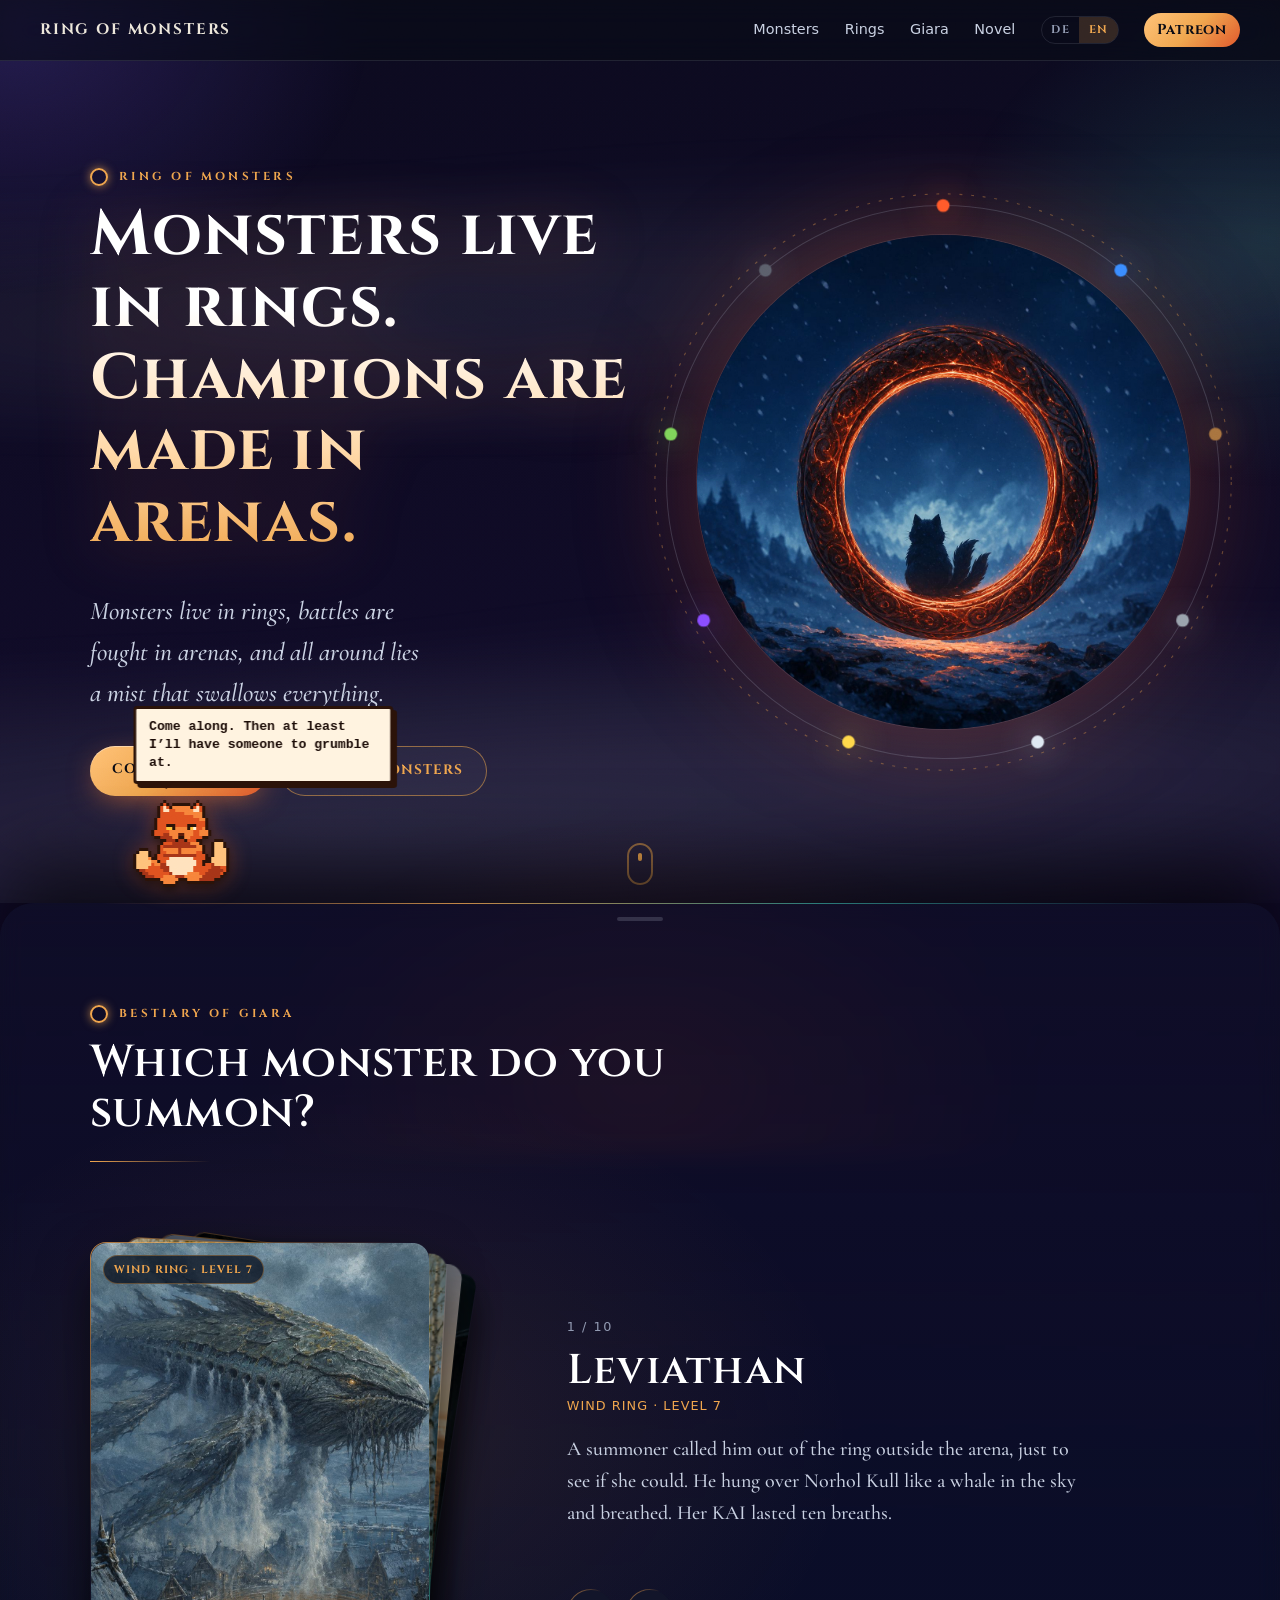
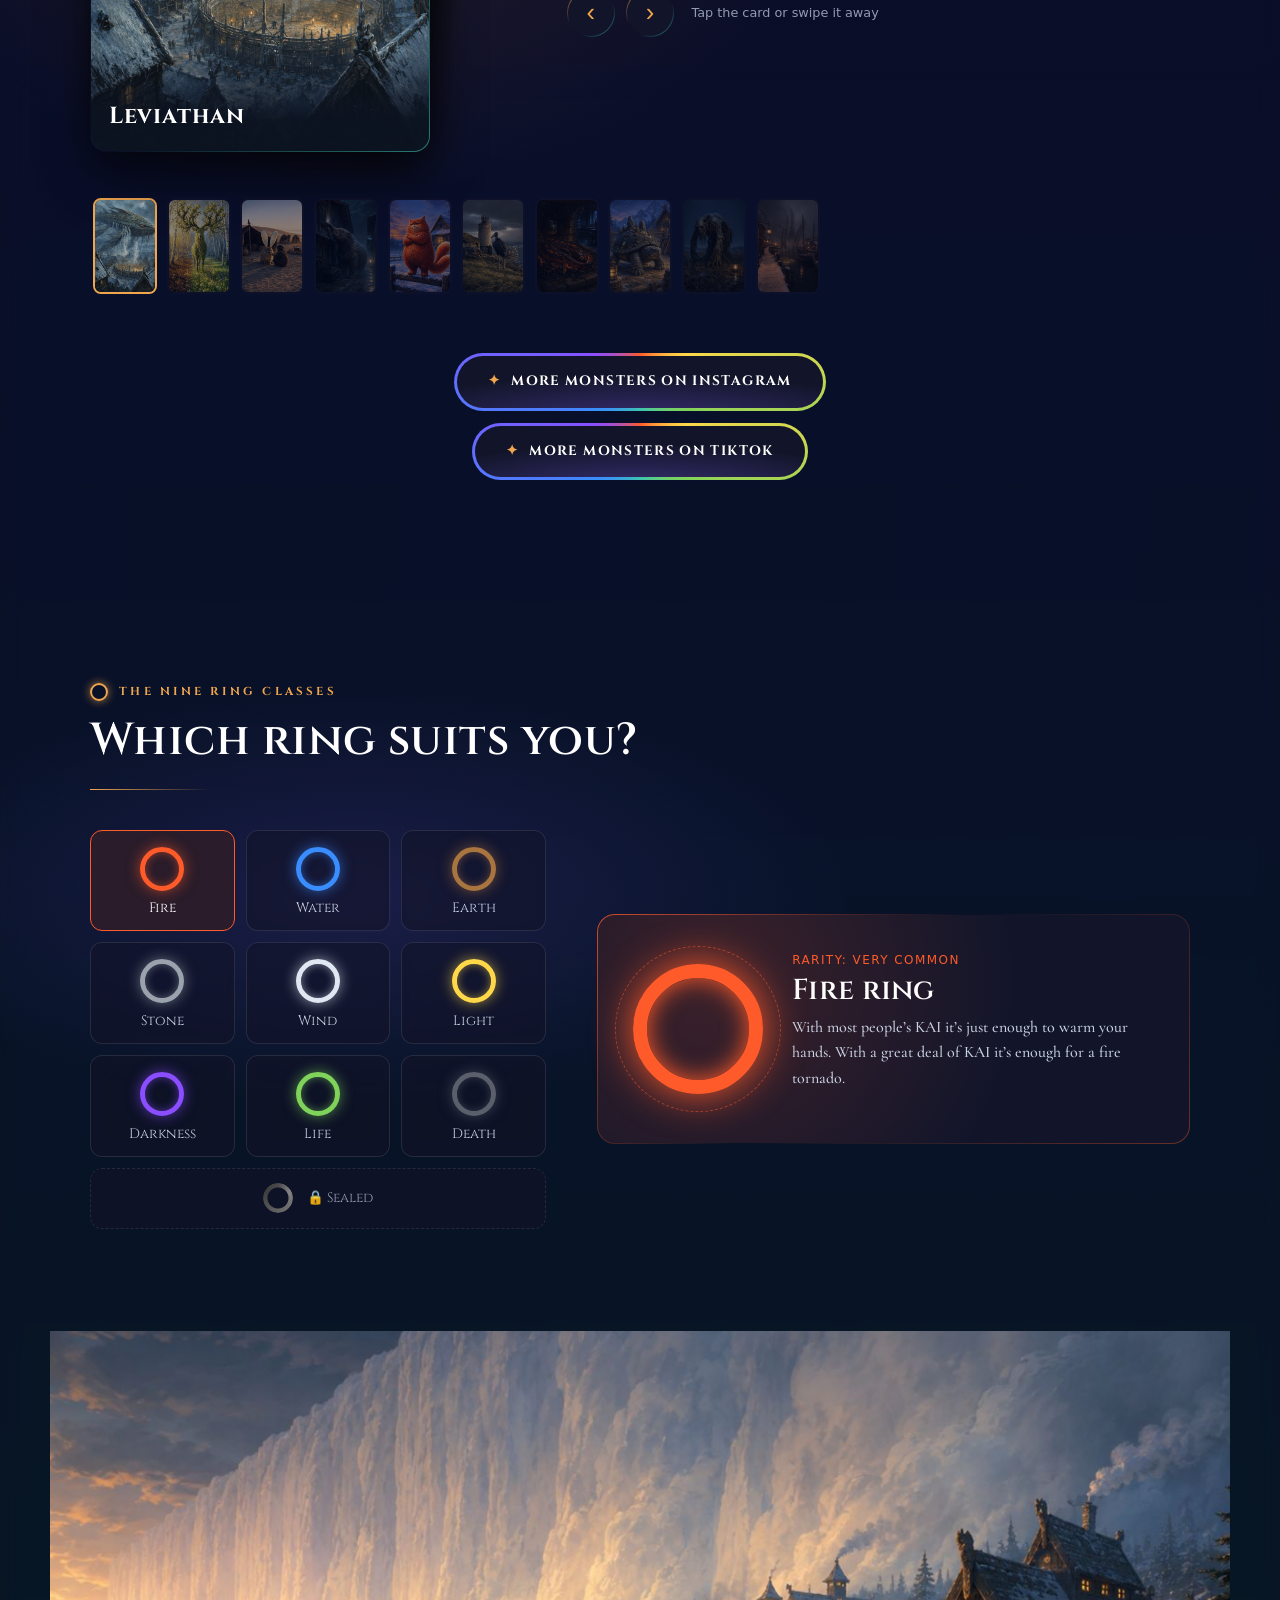
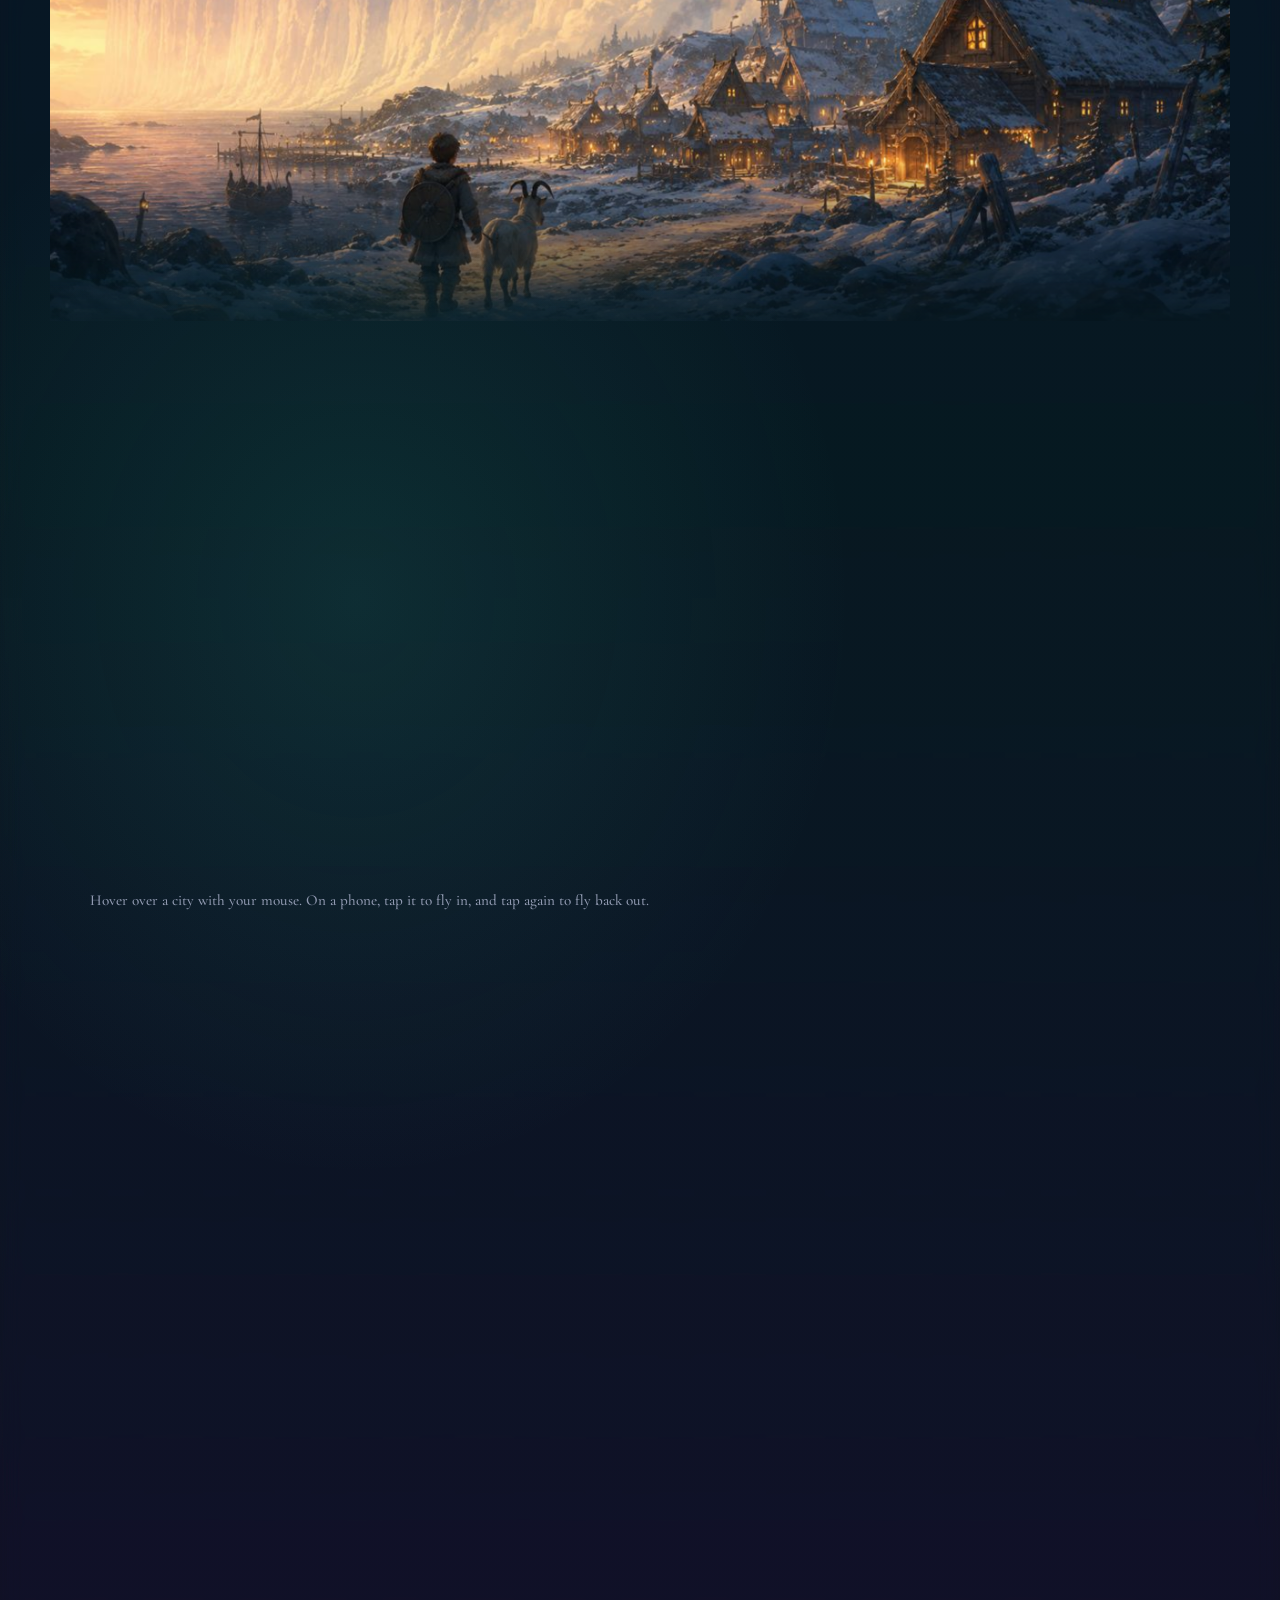
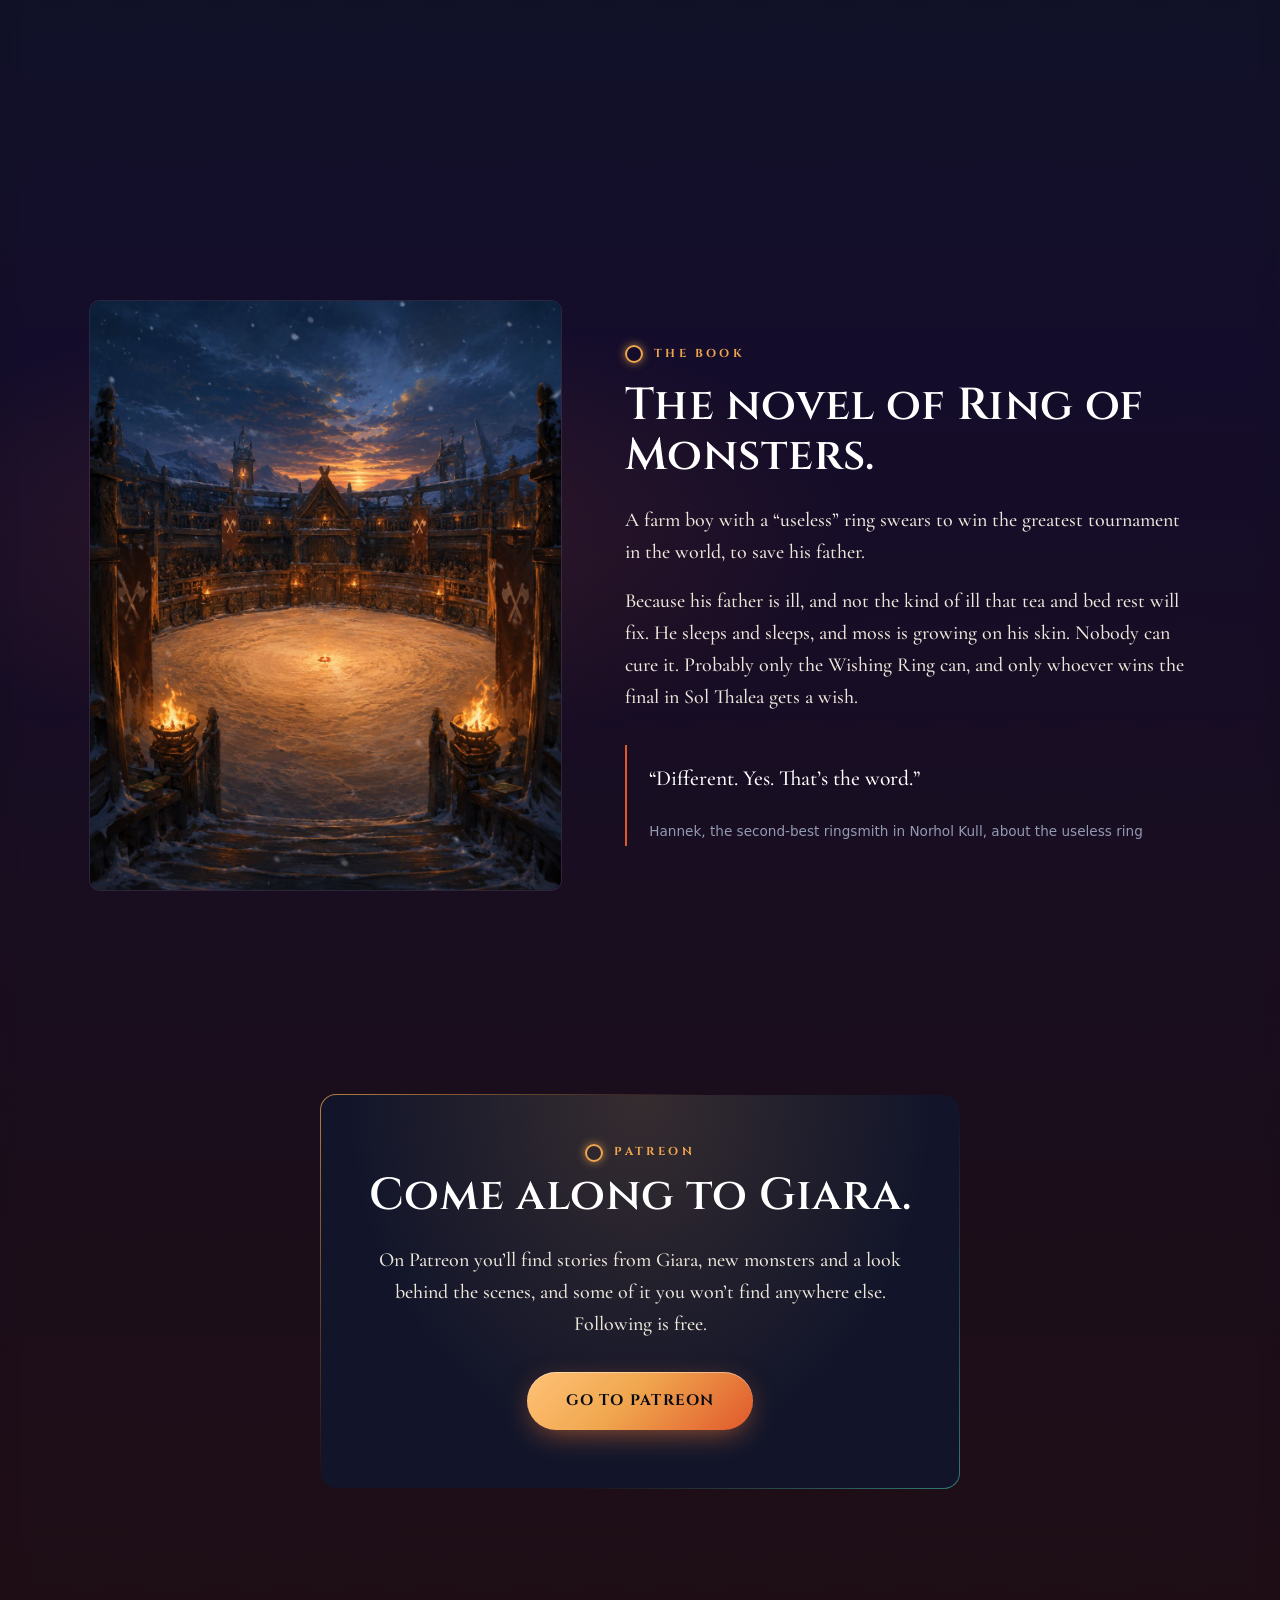
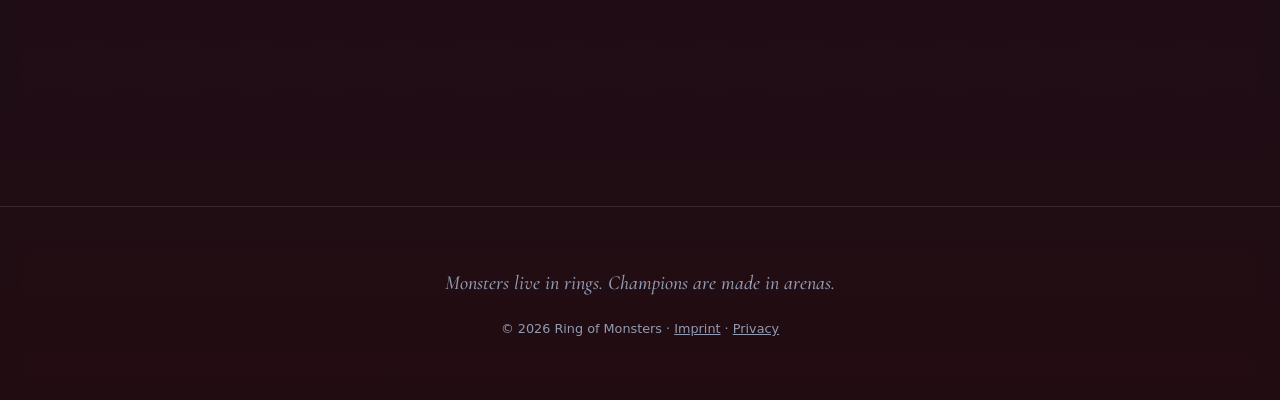
<file: index.html>
<!doctype html>
<html lang="de">
<head>
<meta charset="utf-8">
<meta name="viewport" content="width=device-width, initial-scale=1">
<title>Ring of Monsters</title>
<meta name="description" content="Monster wohnen in Ringen, gekämpft wird in Arenen, und rundherum liegt ein Nebel, der alles verschlingt.">
<meta property="og:title" content="Ring of Monsters">
<meta property="og:description" content="Monster wohnen in Ringen, gekämpft wird in Arenen, und rundherum liegt ein Nebel, der alles verschlingt.">
<meta property="og:image" content="https://ringofmonsters.com/img/banner.jpg">
<meta property="og:url" content="https://ringofmonsters.com/">
<meta property="og:type" content="website">
<meta name="theme-color" content="#090b14">
<link rel="icon" href="img/favicon.png">
<link rel="stylesheet" href="style.css?v=3">
<script src="i18n.js?v=3"></script>
</head>
<body>

<div class="progress" aria-hidden="true"></div>
<header class="topbar">
  <a class="brand" href="#top">Ring of Monsters</a>
  <nav>
    <a href="#monster" data-i18n="nav.monster">Monster</a>
    <a href="#ringe" data-i18n="nav.rings">Ringe</a>
    <a href="#welt">Giara</a>
    <a href="#buch" data-i18n="nav.book">Roman</a>
    <div class="lang" role="group" aria-label="Sprache / Language">
      <button data-lang="de" aria-pressed="true">DE</button>
      <button data-lang="en" aria-pressed="false">EN</button>
    </div>
    <a class="nav-cta" href="#patreon">Patreon</a>
  </nav>
</header>

<main id="top">

<!-- 1 · HERO (bleibt stehen, der Inhalt schiebt sich darüber) -->
<div class="hero-band">
<div class="hero-fx" aria-hidden="true">
  <canvas id="embers"></canvas>
  <div class="mist mist-1"></div>
  <div class="mist mist-2"></div>
</div>
<section class="hero">
  <div class="hero-text">
    <p class="kicker">Ring of Monsters</p>
    <h1 data-i18n="hero.h1">Monster leben in Ringen.<br>Champions entstehen in Arenen.</h1>
    <p class="hero-de" data-i18n="hero.sub">Monster wohnen in Ringen, gekämpft wird in Arenen, und rundherum liegt ein Nebel, der alles verschlingt.</p>
    <div class="hero-actions">
      <a class="btn btn-primary" href="#patreon" data-i18n="hero.cta">Komm mit nach Giara</a>
      <a class="btn btn-ghost" href="#monster" data-i18n="hero.cta2">Monster ansehen</a>
    </div>
  </div>
  <figure class="hero-ring">
    <div class="tilt">
      <img src="img/logo.jpg" alt="Ein glühender Ring im Schnee, darin die Silhouette von Neko mit seinen zwei Schwänzen" data-i18n-attr="alt=alt.logo" width="1254" height="1254">
      <svg class="orbit" viewBox="0 0 200 200" aria-hidden="true">
        <g class="spin-rev">
          <circle cx="100" cy="100" r="99" fill="none" stroke="rgba(240,166,78,.35)" stroke-width=".4" stroke-dasharray="1 3"/>
        </g>
        <g class="spin">
          <circle cx="100" cy="100" r="95" fill="none" stroke="rgba(201,209,226,.18)" stroke-width=".35"/>
          <circle class="gem" cx="100" cy="5" r="2.2" fill="#ff5a2a" color="#ff5a2a"/>
          <circle class="gem" cx="161.06" cy="27.23" r="2.2" fill="#3a8dff" color="#3a8dff"/>
          <circle class="gem" cx="193.56" cy="83.5" r="2.2" fill="#a8743f" color="#a8743f"/>
          <circle class="gem" cx="182.27" cy="147.5" r="2.2" fill="#9aa3ad" color="#9aa3ad"/>
          <circle class="gem" cx="132.49" cy="189.27" r="2.2" fill="#dfe8f2" color="#dfe8f2"/>
          <circle class="gem" cx="67.51" cy="189.27" r="2.2" fill="#ffd84a" color="#ffd84a"/>
          <circle class="gem" cx="17.73" cy="147.5" r="2.2" fill="#8a4dff" color="#8a4dff"/>
          <circle class="gem" cx="6.44" cy="83.5" r="2.2" fill="#7fd35a" color="#7fd35a"/>
          <circle class="gem" cx="38.94" cy="27.23" r="2.2" fill="#5b5f6b" color="#9aa3ad"/>
        </g>
      </svg>
    </div>
  </figure>
</section>
<a class="scroll-cue" href="#monster" aria-label="Weiter zu den Monstern" data-i18n-attr="aria-label=aria.scroll"><span></span></a>
</div>

<div class="sheet">

<!-- 2 · GALERIE -->
<section id="monster" class="section">
  <div class="section-head">
    <p class="kicker" data-i18n="monster.kicker">Bestiarium von Giara</p>
    <h2 data-i18n="monster.h2">Welches Monster rufst du?</h2>
  </div>

  <div class="deck-wrap" hidden>
    <div class="deck" tabindex="0" role="region" aria-roledescription="Kartenstapel" aria-label="Monsterkarten, mit den Pfeiltasten blättern" data-i18n-attr="aria-label=aria.deck"></div>
    <div class="deck-info" aria-live="polite">
      <p class="deck-count"></p>
      <h3 class="deck-name"></h3>
      <p class="tag deck-tag"></p>
      <p class="deck-text"></p>
      <div class="deck-controls">
        <button class="deck-btn deck-prev" aria-label="Vorherige Karte" data-i18n-attr="aria-label=aria.prev">‹</button>
        <button class="deck-btn deck-next" aria-label="Nächste Karte" data-i18n-attr="aria-label=aria.next">›</button>
        <span class="deck-hint" data-i18n="deck.hint">Karte antippen oder zur Seite wischen</span>
      </div>
    </div>
    <div class="thumbs" role="tablist" aria-label="Alle Monster" data-i18n-attr="aria-label=aria.thumbs"></div>
  </div>

  <ul class="gallery">
    <li class="card">
      <div class="card-img"><img src="img/leviathan.jpg" alt="Der Leviathan, ein walgroßer Koloss aus Hornplatten, schwebt im Nebel über Norhol Kull" data-i18n-attr="alt=m.leviathan.alt" loading="lazy" width="991" height="1400"></div>
      <h3>Leviathan</h3>
      <p class="tag" data-i18n="m.leviathan.tag">Windring · Stufe 7</p>
      <p data-i18n="m.leviathan.text">Eine Beschwörerin rief ihn außerhalb der Arena aus dem Ring, nur um zu sehen, ob sie es kann. Er hing über Norhol Kull wie ein Wal am Himmel und atmete. Ihr KAI reichte für zehn Atemzüge.</p>
    </li>
    <li class="card">
      <div class="card-img"><img src="img/eikthyrnir.jpg" alt="Eikthyrnir, ein riesiger Hirsch mit einem Geweih aus blühenden Birkenästen, auf einer Wiese voller Blumen" data-i18n-attr="alt=m.eikthyrnir.alt" loading="lazy" width="933" height="1400"></div>
      <h3>Eikthyrnir</h3>
      <p class="tag" data-i18n="m.eikthyrnir.tag">Lebensring · Stufe 5</p>
      <p data-i18n="m.eikthyrnir.text">Ein Beschwörer ruft ihn auf ein totes Feld, und wo der leuchtende Tau von seinem Geweih tropft, schießt das Gras aus dem Boden. Danach liegt der Beschwörer zwei Tage im Bett.</p>
    </li>
    <li class="card">
      <div class="card-img"><img src="img/tauloeffel.jpg" alt="Der Taulöffel, ein gedrungener Wüstenhase mit zwei Ohren aus milchigem Glas, sitzt neben einem Zelt am Dünenrand" data-i18n-attr="alt=m.tauloeffel.alt" loading="lazy" width="933" height="1400"></div>
      <h3>Taulöffel</h3>
      <p class="tag" data-i18n="m.tauloeffel.tag">Windring · Stufe 1</p>
      <p data-i18n="m.tauloeffel.text">Wer ihn in der Wüste aus dem Ring holt, bekommt Wasser: Über Nacht füllen sich seine Ohren aus Glas. Am Morgen geht er zurück in den Ring, und sein Beschwörer ist ein bisschen dünner.</p>
    </li>
    <li class="card">
      <div class="card-img"><img src="img/baku.jpg" alt="Der Baku, ein bärengroßes Wesen mit Rüssel, steht nachts in einer Dorfgasse an einem Fenster" data-i18n-attr="alt=m.baku.alt" loading="lazy" width="788" height="1400"></div>
      <h3>Baku</h3>
      <p class="tag" data-i18n="m.baku.tag">Erdring · Stufe 4</p>
      <p data-i18n="m.baku.text">Sein Beschwörer ruft ihn nachts an das Fenster eines Kindes, und er trinkt die Albträume durch den Spalt. Was er davon zurück in den Ring trägt, weiß niemand.</p>
    </li>
    <li class="card">
      <div class="card-img"><img src="img/neko.jpg" alt="Neko, ein rundes, feuerrotes Fellwesen mit zwei buschigen Schwänzen, steht mit verschränkten Armen auf einem Zaun im Schnee" data-i18n-attr="alt=m.neko.alt" loading="lazy" width="1120" height="1400"></div>
      <h3>Neko</h3>
      <p class="tag" data-i18n="m.neko.tag">Ausdrücklich keine Katze</p>
      <p data-i18n="m.neko.text">Feuerrot, rund wie ein frischer Brotlaib und gründlich beleidigt, sobald ihn jemand eine Katze nennt. Kommt nur aus dem Ring, wenn man ihn ruft, und geht nicht zurück, bevor er recht bekommen hat.</p>
    </li>
    <li class="card">
      <div class="card-img"><img src="img/wetterorgel.jpg" alt="Die Wetterorgel, ein schwerer schwarzer Storchenvogel mit einem Fächer aus Hornröhren statt Schwanzfedern, an einem Leuchtturm über dem Meer" data-i18n-attr="alt=m.wetterorgel.alt" loading="lazy" width="933" height="1400"></div>
      <h3>Wetterorgel</h3>
      <p class="tag" data-i18n="m.wetterorgel.tag">Windring · Stufe 2</p>
      <p data-i18n="m.wetterorgel.text">Ruft man sie aus dem Ring, brummen ihre elf Hornröhren, lange bevor der Sturm am Himmel steht. Die Fischer in der Bucht zahlen ihren Beschwörer dafür, dass er sie jeden Morgen einmal ruft.</p>
    </li>
    <li class="card">
      <div class="card-img"><img src="img/glutschlaefer.jpg" alt="Der Glutschläfer, eine Echse wie aus verkohltem Holz mit Glut in den Rissen, liegt zusammengerollt in einem Herd" data-i18n-attr="alt=m.glutschlaefer.alt" loading="lazy" width="933" height="1400"></div>
      <h3>Glutschläfer</h3>
      <p class="tag" data-i18n="m.glutschlaefer.tag">Feuerring · Stufe 3</p>
      <p data-i18n="m.glutschlaefer.text">Ein Wirt ruft ihn jeden Winter in den Herd, und solange sein KAI hält, geht das Feuer nicht aus. Wie viel ihn das kostet, sieht man im Frühling an seinem Gesicht.</p>
    </li>
    <li class="card">
      <div class="card-img"><img src="img/kurma.jpg" alt="Kurma, eine Riesenschildkröte mit einem Panzer aus bemoostem Fels, steht vor einem Hof im Schnee" data-i18n-attr="alt=m.kurma.alt" loading="lazy" width="1120" height="1400"></div>
      <h3>Kurma</h3>
      <p class="tag" data-i18n="m.kurma.tag">Riesenschildkröte</p>
      <p data-i18n="m.kurma.text">Wer sie aus dem Ring ruft, holt einen Hügel aus Moos, Tannen und Stein auf das Feld. Sie blinzelt einmal, und ihr Beschwörer muss sich setzen.</p>
    </li>
    <li class="card">
      <div class="card-img"><img src="img/golem.jpg" alt="Der Golem, eine gebeugte Gestalt aus nassem Schlamm, steht nachts auf einem Feld neben einer Laterne" data-i18n-attr="alt=m.golem.alt" loading="lazy" width="933" height="1400"></div>
      <h3>Golem</h3>
      <p class="tag" data-i18n="m.golem.tag">Erdring · Stufe 2</p>
      <p data-i18n="m.golem.text">Sein Beschwörer ruft ihn nachts, und er gräbt stumm die Gräben. Dabei versucht sein Schlammgesicht, das Gesicht seines Beschwörers nachzumachen. Je länger die Nacht, desto besser gelingt es.</p>
    </li>
    <li class="card">
      <div class="card-img"><img src="img/kraken.jpg" alt="Riesige Arme steigen nachts zwischen den Booten eines verschneiten Hafens aus dem Wasser" data-i18n-attr="alt=m.kraken.alt" loading="lazy" width="788" height="1400"></div>
      <h3>Kraken</h3>
      <p class="tag" data-i18n="m.kraken.tag">Wasserring · Stufe 8</p>
      <p data-i18n="m.kraken.text">Stufe 8. Ein Beschwörer rief ihn einmal im Hafen, und man sah nur Arme, höher als die Masten, und tief unten ein Auge wie eine versunkene Laterne. Den Beschwörer hat man nie gefunden.</p>
    </li>
  </ul>
  <div class="more">
    <a class="magic-btn" href="https://www.instagram.com/ring_of_monsters/" rel="noopener" target="_blank"><span data-i18n="insta.more">Noch mehr Monster auf Instagram</span></a>
    <a class="magic-btn" href="https://www.tiktok.com/@ringofmonsters" rel="noopener" target="_blank"><span data-i18n="tiktok.more">Noch mehr Monster auf TikTok</span></a>
  </div>
</section>

<!-- 2b · RINGKLASSEN -->
<section id="ringe" class="section rings-section">
  <div class="section-head">
    <p class="kicker" data-i18n="rings.kicker">Die neun Ringklassen</p>
    <h2 data-i18n="rings.h2">Welcher Ring passt zu dir?</h2>
  </div>
  <div class="rings">
    <div class="ring-list" role="tablist" aria-label="Ringklassen" data-i18n-attr="aria-label=aria.rings">
      <button class="ring-chip" role="tab" style="--c:#ff5a2a" data-name="Feuerring" data-rare="sehr häufig" data-text="Mit dem KAI der meisten Leute reicht es gerade, um sich die Hände zu wärmen. Mit sehr viel KAI reicht es für einen Feuertornado." data-i18n-attr="data-name=r.fire.name,data-rare=rare.vc,data-text=r.fire.text"><span data-i18n="r.fire">Feuer</span></button>
      <button class="ring-chip" role="tab" style="--c:#3a8dff" data-name="Wasserring" data-rare="sehr häufig" data-text="Kühlt, nässt, löscht. Wer damit einen ganzen See bewegen will, braucht sehr viel KAI und noch mehr Geduld." data-i18n-attr="data-name=r.water.name,data-rare=rare.vc,data-text=r.water.text"><span data-i18n="r.water">Wasser</span></button>
      <button class="ring-chip" role="tab" style="--c:#a8743f" data-name="Erdring" data-rare="sehr häufig" data-text="Lässt den Boden zittern, weshalb Bergleute ihn lieben und Töpfer ihn ganz und gar nicht." data-i18n-attr="data-name=r.earth.name,data-rare=rare.vc,data-text=r.earth.text"><span data-i18n="r.earth">Erde</span></button>
      <button class="ring-chip" role="tab" style="--c:#9aa3ad" data-name="Steinring" data-rare="häufig" data-text="Härtet alles, was man damit anfasst. Als Schmuck viel zu schwer, als Briefbeschwerer unschlagbar." data-i18n-attr="data-name=r.stone.name,data-rare=rare.c,data-text=r.stone.text"><span data-i18n="r.stone">Stein</span></button>
      <button class="ring-chip" role="tab" style="--c:#dfe8f2" data-name="Windring" data-rare="häufig" data-text="Der leichteste aller Ringe. Es heißt, früher hätten manche damit fliegen können, aber es heißt auch, Eskil sei klug gewesen." data-i18n-attr="data-name=r.wind.name,data-rare=rare.c,data-text=r.wind.text"><span data-i18n="r.wind">Wind</span></button>
      <button class="ring-chip" role="tab" style="--c:#ffd84a" data-name="Lichtring" data-rare="selten" data-text="Leuchtet ganz von allein, und in den großen Städten gibt es Leute, die davon nicht genug an den Fingern haben können." data-i18n-attr="data-name=r.light.name,data-rare=rare.r,data-text=r.light.text"><span data-i18n="r.light">Licht</span></button>
      <button class="ring-chip" role="tab" style="--c:#8a4dff" data-name="Dunkelring" data-rare="selten" data-text="Schluckt das Licht ringsum. Getragen wird er trotzdem kaum, denn auf Dauer färbt er die Haut schwarz, und zwar nicht abwaschbar." data-i18n-attr="data-name=r.dark.name,data-rare=rare.r,data-text=r.dark.text"><span data-i18n="r.dark">Dunkelheit</span></button>
      <button class="ring-chip" role="tab" style="--c:#7fd35a" data-name="Lebensring" data-rare="selten" data-text="Heilt kleine Wunden und lässt Felder schneller wachsen. Auf dem Markt kostet er entsprechend, und gefeilscht wird trotzdem." data-i18n-attr="data-name=r.life.name,data-rare=rare.r,data-text=r.life.text"><span data-i18n="r.life">Leben</span></button>
      <button class="ring-chip" role="tab" style="--c:#5b5f6b" data-name="Todesring" data-rare="sehr selten" data-text="Ein Ring, der dich verzehrt. Schneller als alle anderen." data-i18n-attr="data-name=r.death.name,data-rare=rare.vr,data-text=r.death.text"><span data-i18n="r.death">Tod</span></button>
      <button class="ring-chip ring-mystic" role="tab" style="--c:#f4e8ff" data-name="Mystischer Ring" data-rare="einzigartig" data-text="Manche Ringe passen in keine Klasse. Von jedem gibt es genau einen, und das Monster darin auch nur ein einziges Mal auf ganz Giara. Wer so einen findet, hat entweder großes Glück oder sehr bald sehr viel Besuch." data-i18n-attr="data-name=r.mystic.name,data-rare=rare.u,data-text=r.mystic.text"><span class="seal" data-i18n="r.sealed">Versiegelt</span><span class="unseal" data-i18n="r.mystic">Mystisch</span></button>
    </div>
    <div class="ring-stage" aria-live="polite">
      <div class="ring-orb" aria-hidden="true"><span></span></div>
      <div class="ring-info">
        <p class="ring-rare"></p>
        <h3 class="ring-name"></h3>
        <p class="ring-text"></p>
      </div>
    </div>
  </div>
</section>

<!-- 3 · DIE WELT -->
<section id="welt" class="section world">
  <figure class="world-banner">
    <img src="img/banner.jpg" alt="Ein Junge mit Schild und eine Ziege gehen auf ein verschneites Dorf zu, dahinter ragt eine riesige Wand aus Nebel in den Himmel" data-i18n-attr="alt=alt.banner" loading="lazy" width="1400" height="700">
  </figure>
  <div class="section-head">
    <p class="kicker" data-i18n="world.kicker">Die Welt</p>
    <h2>Giara</h2>
  </div>
  <div class="prose">
    <p data-i18n="world.p1">Um ganz Giara herum steht der Schleier, eine Wand aus Nebel, die sich auch beim stärksten Sturm keinen Fingerbreit bewegt. Wo er den Boden berührt, wächst nichts, und wer hineingeht, kommt nicht wieder heraus.</p>
    <p data-i18n="world.p2">Darum geht niemand gern in die Nähe des Schleiers.</p>
    <p data-i18n="world.p3">In den Ringen leben Monster, die Albmare. Wer einen ruft, ist Beschwörer, und jeder Albmar trinkt dabei von der Kraft dessen, der ihn gerufen hat, so lange, bis einer von beiden die Verbindung kappt. Gekämpft wird in der Arena. Außerhalb ist das Beschwören streng verboten, woran sich selbstverständlich alle halten.</p>
  </div>

  <h3 class="cities-title" data-i18n="world.cities">Die sechs Städte</h3>
  <p class="map-hint" hidden data-i18n="world.hint">Fahr mit der Maus über eine Stadt. Auf dem Handy tippst du sie an, und noch einmal Tippen fährt wieder hinaus.</p>
  <div class="map-wrap" hidden>
    <div class="map-stage">
      <div class="map">
        <img src="img/karte.webp" alt="Karte von Giara mit den sechs Städten, umgeben von Nebel" data-i18n-attr="alt=alt.map" loading="lazy" width="1000" height="750">
        <div class="map-shine" aria-hidden="true"></div>
        <div class="map-pins"></div>
      </div>
    </div>
    <div class="map-card" aria-live="polite">
      <div class="map-card-crest" aria-hidden="true"></div>
      <p class="map-crest"></p>
      <h4 class="map-name"></h4>
      <p class="map-text"></p>
    </div>
  </div>
  <ul class="cities">
    <li data-x="15.2" data-y="10.5" data-icon="axes" data-crest="Wappen: zwei Äxte des Kull" data-i18n-attr="data-crest=c.norhol.crest"><h4>Norhol Kull</h4><p data-i18n="c.norhol.text">Eisberge, Met, Pelzmäntel und genau ein Langhaus. Nicht zwei. Eins.</p></li>
    <li data-x="61.5" data-y="18.8" data-icon="bird" data-crest="Wappen: der Feuervogel" data-i18n-attr="data-crest=c.sol.crest"><h4>Sol Thalea</h4><p data-i18n="c.sol.text">Die Hauptstadt mit dem schönsten Stadion der Welt. Einmal im Jahr wird hier das Finale ausgetragen.</p></li>
    <li data-x="31.5" data-y="42.5" data-icon="table" data-crest="Wappen: die Tafel der fünf Wohlstandsgötter" data-i18n-attr="data-crest=c.elex.crest"><h4>Elexandria</h4><p data-i18n="c.elex.text">Die Handelsstadt wächst nicht in die Höhe, sondern Stockwerk um Stockwerk in die Erde hinein.</p></li>
    <li data-x="65.5" data-y="41" data-icon="sun" data-crest="Wappen: Asahis aufgehende Sonne" data-i18n-attr="data-crest=c.tobu.crest"><h4>Tobushima</h4><p data-i18n="c.tobu.text">Ein Kaiserpalast auf der Klippe, Wasserfälle und eine Schmiede, die Ringe in Schwerter fasst.</p></li>
    <li data-x="81.5" data-y="59.5" data-icon="whale" data-crest="Wappen: der rote Wal Umkomo" data-i18n-attr="data-crest=c.zanaos.crest"><h4>Zanaos</h4><p data-i18n="c.zanaos.text">Die Inselstadt mit dem größten Hafen, und auf den Nachbarinseln wohnen Leute, denen man besser nichts leiht.</p></li>
    <li data-x="52.5" data-y="78.5" data-icon="leaf" data-crest="Wappen: das Blatt des Schlangenbaums" data-i18n-attr="data-crest=c.oel.crest"><h4>Oelhaim</h4><p data-i18n="c.oel.text">Lehmziegel, eine Wüste ohne Ende und Werkstätten, aus denen es schon raucht.</p></li>
    <li class="lost" data-x="14" data-y="87.5" data-icon="none" data-crest="Wappen: unbekannt" data-i18n-attr="data-crest=c.lost.crest"><h4 data-i18n="c.lost.name">Die Vergessene Stadt</h4><p data-i18n="c.lost.text">Hier landet, wer sonst nirgends mehr hin darf. Turniere gibt es keine, Besuch auch nicht so gern.</p></li>
  </ul>
</section>

<!-- 4 · DAS BUCH -->
<section id="buch" class="section book">
  <div class="book-img">
    <img src="img/arena.jpg" alt="Eine leere Arena aus Holz in der Dämmerung, Fackeln brennen an den Toren" data-i18n-attr="alt=alt.arena" loading="lazy" width="1120" height="1400">
  </div>
  <div class="book-text">
    <p class="kicker" data-i18n="book.kicker">Das Buch</p>
    <h2 data-i18n="book.h2">Der Roman zu Ring of Monsters.</h2>
    <p data-i18n="book.p1">Ein Bauernjunge mit einem „nutzlosen“ Ring schwört, das größte Turnier der Welt zu gewinnen, um seinen Vater zu retten.</p>
    <p data-i18n="book.p2">Denn sein Vater ist krank, und zwar nicht auf die Art, die man mit Tee und Bettruhe wegbekommt. Er schläft und schläft, und auf seiner Haut wächst Moos. Heilen kann das niemand. Vermutlich nur der Wunschring, und einen Wunsch bekommt allein, wer in Sol Thalea das Finale gewinnt.</p>
    <blockquote>
      <p data-i18n="book.quote">„Anders. Ja. Das ist das Wort.“</p>
      <cite data-i18n="book.cite">Hannek, der zweitbeste Ringschmied von Norhol Kull, über den nutzlosen Ring</cite>
    </blockquote>
  </div>
</section>

<!-- 5 · PATREON -->
<section id="patreon" class="section signup">
  <div class="signup-box">
    <p class="kicker">Patreon</p>
    <h2 data-i18n="pat.h2">Komm mit nach Giara.</h2>
    <p data-i18n="pat.p">Auf Patreon erscheinen Geschichten aus Giara, neue Monster und Blicke hinter die Kulissen, und manches davon gibt es nirgendwo sonst. Folgen kostet nichts.</p>
    <a class="btn btn-primary btn-big" href="https://www.patreon.com/ringofmonsters" rel="noopener" target="_blank" data-i18n="pat.cta">Zu Patreon</a>
  </div>
  <div class="social">
    <p data-i18n="insta.p">Noch mehr Monster aus Giara:</p>
    <a class="magic-btn" href="https://www.instagram.com/ring_of_monsters/" rel="noopener" target="_blank"><span>Instagram @ring_of_monsters</span></a>
    <a class="magic-btn" href="https://www.tiktok.com/@ringofmonsters" rel="noopener" target="_blank"><span>TikTok @ringofmonsters</span></a>
  </div>
</section>

<footer class="footer">
  <p data-i18n="foot.tag">Monster leben in Ringen. Champions entstehen in Arenen.</p>
  <p class="small">© 2026 Ring of Monsters · <a href="impressum.html" data-i18n="foot.imprint">Impressum</a> · <a href="datenschutz.html" data-i18n="foot.privacy">Datenschutz</a></p>
</footer>

</div><!-- /sheet -->
</main>

<div class="neko" aria-live="polite">
  <div class="neko-bubble" hidden></div>
  <button class="neko-body" aria-label="Neko anstupsen" data-i18n-attr="aria-label=aria.neko"><canvas width="32" height="32"></canvas></button>
  <button class="neko-close" aria-label="Neko wegschicken" data-i18n-attr="aria-label=aria.nekoclose">×</button>
</div>

<script src="deck.js"></script>
<script src="giara.js?v=3"></script>
<script src="map2d.js?v=3"></script><script src="fx.js"></script>
<script src="neko.js"></script>
</body>
</html>
</file>
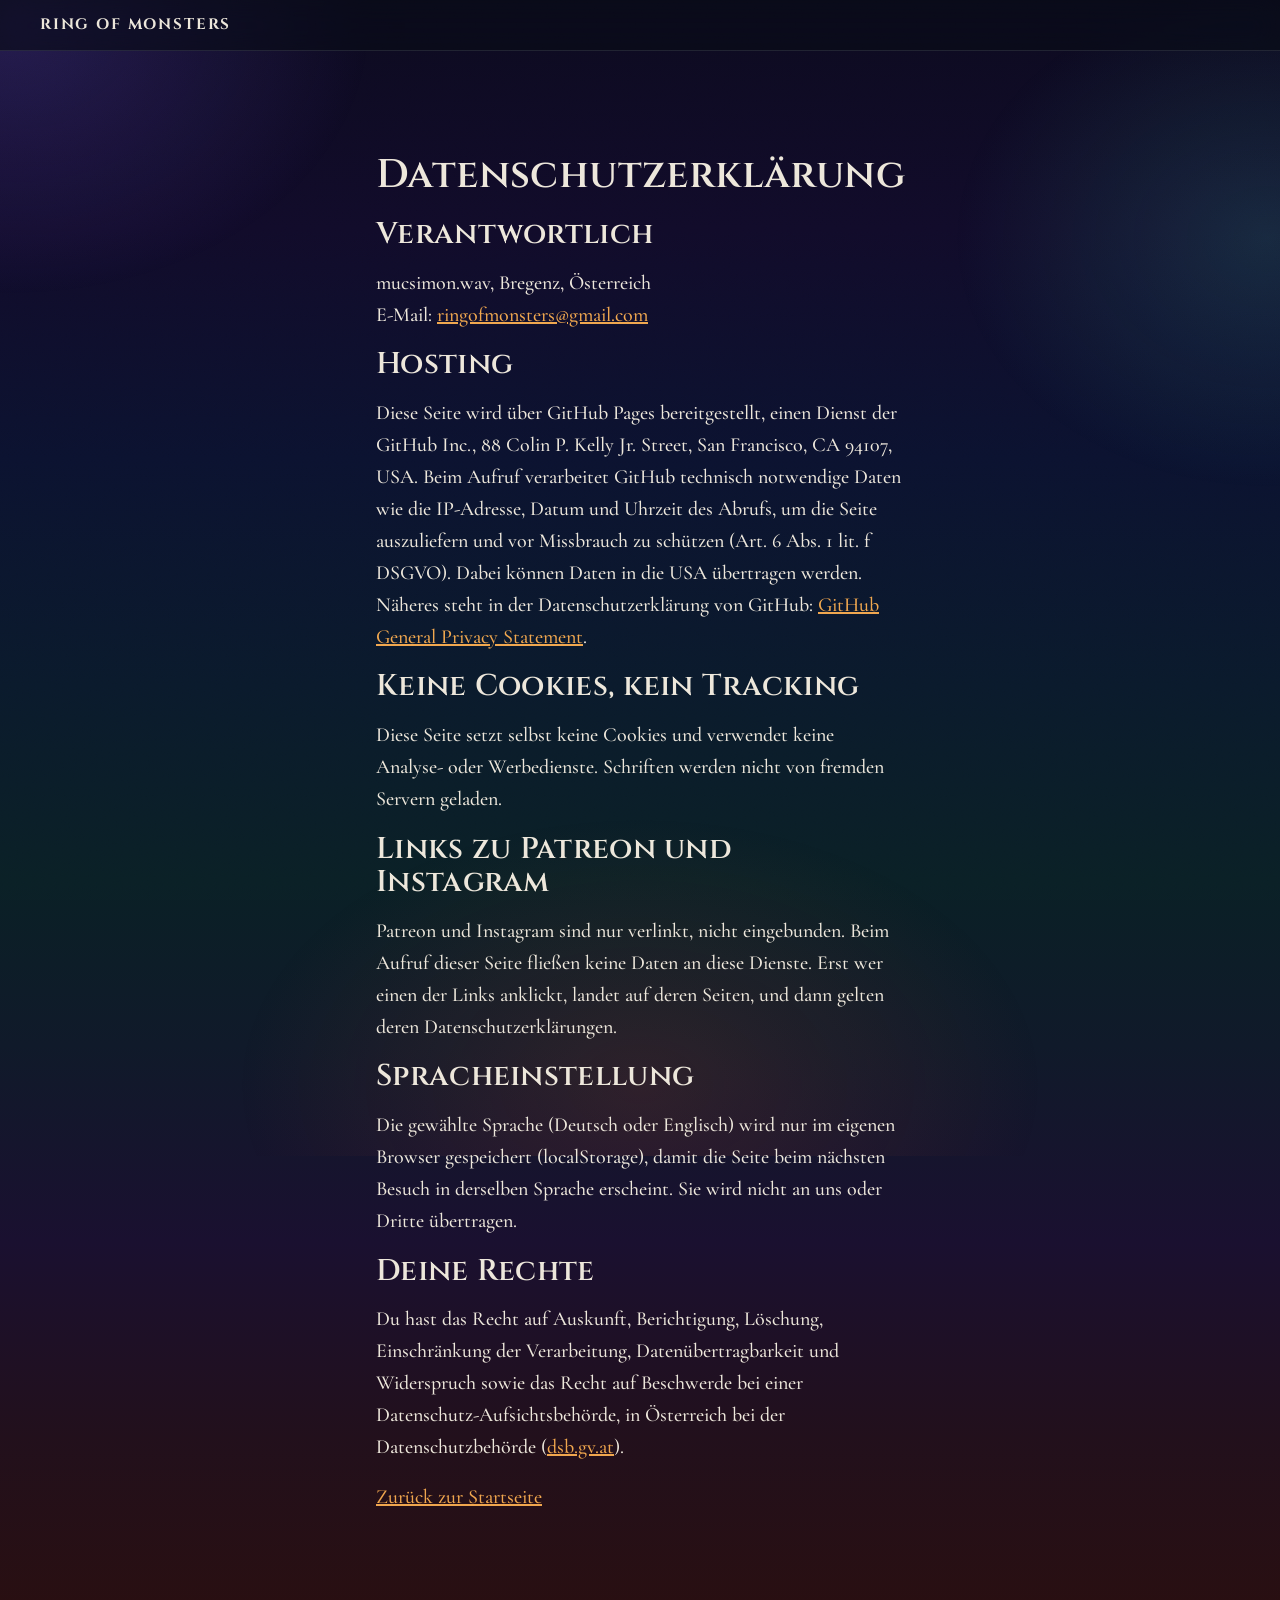
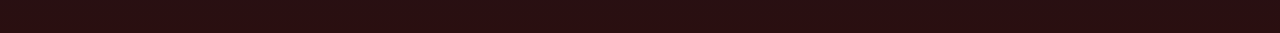
<file: datenschutz.html>
<!doctype html>
<html lang="de">
<head>
<meta charset="utf-8">
<meta name="viewport" content="width=device-width, initial-scale=1">
<title>Datenschutz · Ring of Monsters</title>
<meta name="robots" content="noindex">
<link rel="icon" href="img/favicon.png">
<link rel="stylesheet" href="style.css">
</head>
<body>
<header class="topbar"><a class="brand" href="index.html">Ring of Monsters</a></header>
<main class="section prose">
  <h1>Datenschutzerklärung</h1>
  <h2>Verantwortlich</h2>
  <p>mucsimon.wav, Bregenz, Österreich<br>E-Mail: <a href="mailto:ringofmonsters@gmail.com">ringofmonsters@gmail.com</a></p>

  <h2>Hosting</h2>
  <p>Diese Seite wird über GitHub Pages bereitgestellt, einen Dienst der GitHub Inc., 88 Colin P. Kelly Jr. Street, San Francisco, CA 94107, USA. Beim Aufruf verarbeitet GitHub technisch notwendige Daten wie die IP-Adresse, Datum und Uhrzeit des Abrufs, um die Seite auszuliefern und vor Missbrauch zu schützen (Art. 6 Abs. 1 lit. f DSGVO). Dabei können Daten in die USA übertragen werden. Näheres steht in der Datenschutzerklärung von GitHub: <a href="https://docs.github.com/de/site-policy/privacy-policies/github-general-privacy-statement" rel="noopener">GitHub General Privacy Statement</a>.</p>

  <h2>Keine Cookies, kein Tracking</h2>
  <p>Diese Seite setzt selbst keine Cookies und verwendet keine Analyse- oder Werbedienste. Schriften werden nicht von fremden Servern geladen.</p>

  <h2>Links zu Patreon und Instagram</h2>
  <p>Patreon und Instagram sind nur verlinkt, nicht eingebunden. Beim Aufruf dieser Seite fließen keine Daten an diese Dienste. Erst wer einen der Links anklickt, landet auf deren Seiten, und dann gelten deren Datenschutzerklärungen.</p>

  <h2>Spracheinstellung</h2>
  <p>Die gewählte Sprache (Deutsch oder Englisch) wird nur im eigenen Browser gespeichert (localStorage), damit die Seite beim nächsten Besuch in derselben Sprache erscheint. Sie wird nicht an uns oder Dritte übertragen.</p>

  <h2>Deine Rechte</h2>
  <p>Du hast das Recht auf Auskunft, Berichtigung, Löschung, Einschränkung der Verarbeitung, Datenübertragbarkeit und Widerspruch sowie das Recht auf Beschwerde bei einer Datenschutz-Aufsichtsbehörde, in Österreich bei der Datenschutzbehörde (<a href="https://www.dsb.gv.at" rel="noopener">dsb.gv.at</a>).</p>

  <p><a href="index.html">Zurück zur Startseite</a></p>
</main>
</body>
</html>
</file>
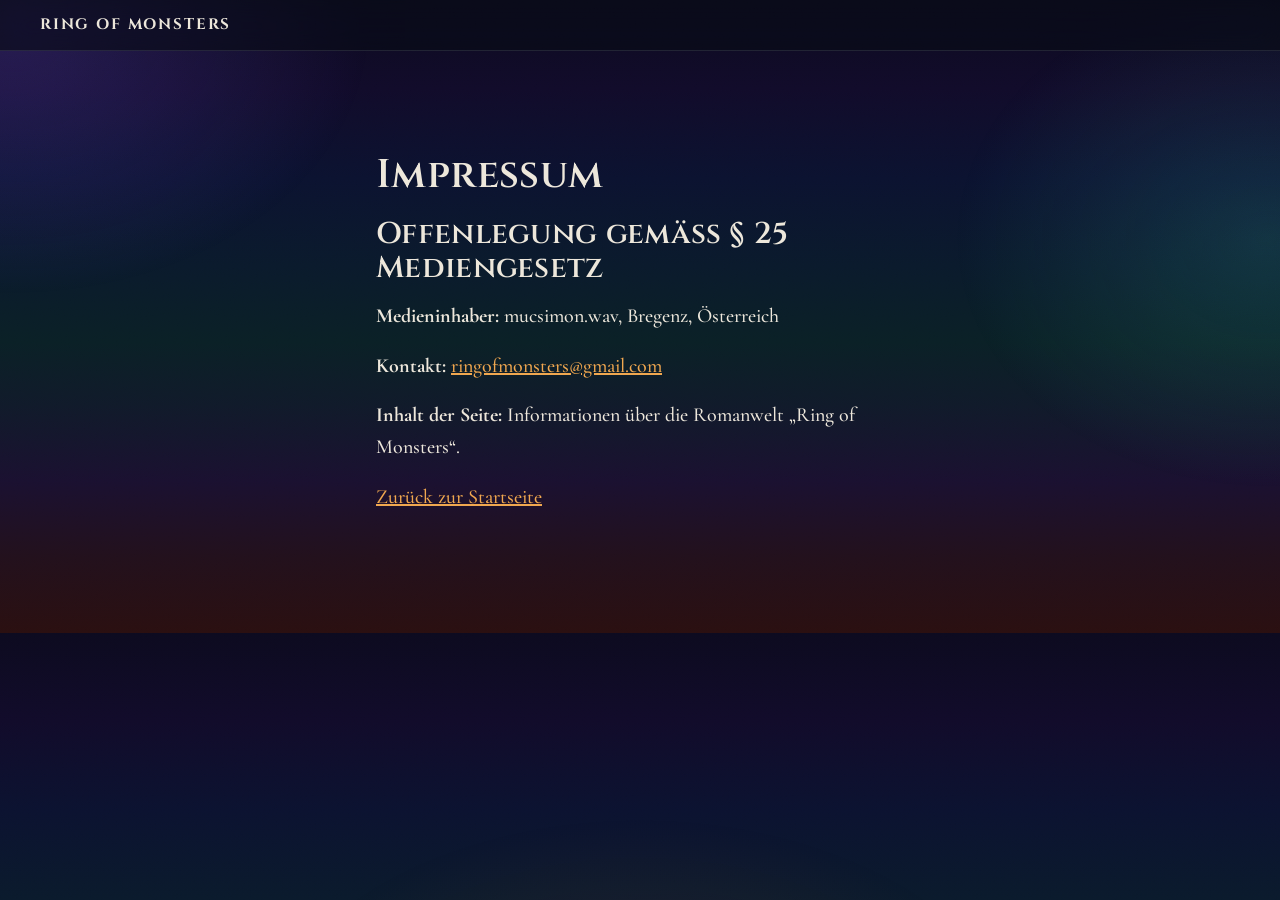
<file: impressum.html>
<!doctype html>
<html lang="de">
<head>
<meta charset="utf-8">
<meta name="viewport" content="width=device-width, initial-scale=1">
<title>Impressum · Ring of Monsters</title>
<meta name="robots" content="noindex">
<link rel="icon" href="img/favicon.png">
<link rel="stylesheet" href="style.css">
</head>
<body>
<header class="topbar"><a class="brand" href="index.html">Ring of Monsters</a></header>
<main class="section prose">
  <h1>Impressum</h1>
  <h2>Offenlegung gemäß § 25 Mediengesetz</h2>
  <p><strong>Medieninhaber:</strong> mucsimon.wav, Bregenz, Österreich</p>
  <p><strong>Kontakt:</strong> <a href="mailto:ringofmonsters@gmail.com">ringofmonsters@gmail.com</a></p>
  <p><strong>Inhalt der Seite:</strong> Informationen über die Romanwelt „Ring of Monsters“.</p>
  <p><a href="index.html">Zurück zur Startseite</a></p>
</main>
</body>
</html>
</file>
<file: style.css>
/* Ring of Monsters – Nachtviolett, Aurora und Glut */
@font-face { font-family: "Cinzel"; src: url(fonts/cinzel.woff2) format("woff2"); font-weight: 400 900; font-display: swap; }
@font-face { font-family: "Cormorant Garamond"; src: url(fonts/cormorant.woff2) format("woff2"); font-weight: 300 700; font-display: swap; }
@font-face { font-family: "Cormorant Garamond"; src: url(fonts/cormorant-italic.woff2) format("woff2"); font-weight: 300 700; font-style: italic; font-display: swap; }

:root {
  --night: #090b14;
  --night-2: #12152a;
  --night-3: #1a1e38;
  --mist: #c9d1e2;
  --text: #ede7db;
  --muted: #929bb2;
  --amber: #f0a64e;
  --ember: #e0582c;
  --teal: #3cc4b0;
  --violet: #7a5af0;
  --line: rgba(201, 209, 226, .12);
  --glow-border: linear-gradient(135deg, rgba(240, 166, 78, .75), rgba(240, 166, 78, 0) 38%, rgba(122, 90, 240, 0) 62%, rgba(60, 196, 176, .6));
  --display: "Cinzel", "Trajan Pro", "Palatino Linotype", serif;
  --serif: "Cormorant Garamond", "Palatino Linotype", Palatino, Georgia, serif;
  --sans: system-ui, -apple-system, "Segoe UI", Roboto, sans-serif;
  --max: 1180px;
}

* { box-sizing: border-box; }
html { scroll-behavior: smooth; scroll-padding-top: 64px; }
body {
  margin: 0;
  background: var(--night);
  color: var(--text);
  font-family: var(--serif);
  font-size: 1.25rem;
  font-weight: 500;
  line-height: 1.6;
  -webkit-font-smoothing: antialiased;
  overflow-x: hidden;
}
/* Aurora im Hintergrund */
body::before {
  content: ""; position: fixed; inset: -20vmax; z-index: -2; pointer-events: none;
  background:
    radial-gradient(40vmax 30vmax at 15% 20%, rgba(122, 90, 240, .16), transparent 70%),
    radial-gradient(35vmax 28vmax at 85% 35%, rgba(60, 196, 176, .11), transparent 70%),
    radial-gradient(45vmax 30vmax at 50% 95%, rgba(224, 88, 44, .10), transparent 70%);
  animation: aurora 40s ease-in-out infinite alternate;
}
@keyframes aurora { from { transform: translate3d(-3%, -2%, 0) rotate(0deg); } to { transform: translate3d(3%, 2%, 0) rotate(8deg); } }
/* feine Körnung */
body::after {
  content: ""; position: fixed; inset: 0; z-index: 100; pointer-events: none; opacity: .07; mix-blend-mode: overlay;
  background-image: url("data:image/svg+xml,%3Csvg xmlns='http://www.w3.org/2000/svg' width='160' height='160'%3E%3Cfilter id='n'%3E%3CfeTurbulence type='fractalNoise' baseFrequency='.85' numOctaves='3' stitchTiles='stitch'/%3E%3C/filter%3E%3Crect width='100%25' height='100%25' filter='url(%23n)'/%3E%3C/svg%3E");
}
img { max-width: 100%; display: block; height: auto; }
a { color: var(--amber); }
h1, h2, h3, h4 { font-family: var(--display); font-weight: 600; line-height: 1.12; margin: 0 0 .5em; letter-spacing: .01em; }
::selection { background: rgba(240, 166, 78, .35); color: #fff; }

.kicker {
  font-family: var(--display);
  font-weight: 700;
  text-transform: uppercase;
  letter-spacing: .28em;
  font-size: .72rem;
  color: var(--amber);
  margin: 0 0 .9rem;
  display: flex; align-items: center; gap: .7rem;
}
.kicker::before {
  content: ""; width: 14px; height: 14px; border-radius: 50%; flex: none;
  border: 2px solid var(--amber); box-shadow: 0 0 10px rgba(240, 166, 78, .7);
}
.en { font-style: italic; color: var(--muted); }

/* Kopfleiste */
.topbar {
  position: sticky; top: 0; z-index: 10;
  display: flex; align-items: center; justify-content: space-between; gap: 1rem;
  padding: .8rem clamp(16px, 4vw, 40px);
  background: rgba(11, 18, 32, .82);
  backdrop-filter: blur(10px);
  border-bottom: 1px solid var(--line);
  font-family: var(--sans);
}
.brand { color: var(--text); text-decoration: none; font-family: var(--serif); font-size: 1.1rem; letter-spacing: .04em; white-space: nowrap; }
.topbar nav { display: flex; gap: clamp(.6rem, 2vw, 1.6rem); align-items: center; font-size: .9rem; }
.topbar nav a { color: var(--mist); text-decoration: none; }
.topbar nav a:hover { color: var(--amber); }
.topbar .nav-cta { color: var(--night); background: var(--amber); padding: .35rem .8rem; border-radius: 999px; }
.topbar .nav-cta:hover { color: var(--night); background: #f3b866; }
@media (max-width: 620px) {
  .topbar nav a:not(.nav-cta) { display: none; }
}

/* Knöpfe */
.btn {
  display: inline-block;
  font-family: var(--sans); font-size: .95rem; font-weight: 600;
  padding: .85rem 1.4rem; border-radius: 999px; text-decoration: none;
  transition: transform .15s ease, background .15s ease;
}
.btn:hover { transform: translateY(-1px); }
.btn-primary { background: var(--amber); color: var(--night); }
.btn-primary:hover { background: #f3b866; }
.btn-ghost { border: 1px solid rgba(232, 162, 74, .55); color: var(--amber); }
.btn-ghost:hover { background: rgba(232, 162, 74, .1); }

/* 1 Hero */
.hero {
  max-width: var(--max); margin: 0 auto;
  min-height: calc(100svh - 58px);
  display: grid; grid-template-columns: 1.1fr 1fr; align-items: center; gap: clamp(1.5rem, 5vw, 4rem);
  padding: clamp(2rem, 6vw, 4rem) clamp(16px, 4vw, 40px);
}
.hero h1 { font-size: clamp(2.2rem, 5.4vw, 4rem); color: #fff; }
.hero-de { font-size: clamp(1.15rem, 2vw, 1.4rem); color: var(--mist); max-width: 30ch; margin: 0 0 2rem; }
.hero-actions { display: flex; flex-wrap: wrap; gap: .8rem; }
.hero-ring { margin: 0; position: relative; }
.hero-ring img {
  border-radius: 50%;
  aspect-ratio: 1; object-fit: cover;
  box-shadow: 0 0 120px rgba(208, 86, 42, .35), 0 0 0 1px var(--line);
}
@media (max-width: 820px) {
  .hero { grid-template-columns: 1fr; min-height: 0; text-align: left; }
  .hero-ring { order: -1; max-width: 340px; margin: 0 auto; }
}

/* Abschnitte */
.section { max-width: var(--max); margin: 0 auto; padding: clamp(3.5rem, 8vw, 6.5rem) clamp(16px, 4vw, 40px); }
.section-head { max-width: 40rem; margin-bottom: 2.5rem; }
.section-head h2, .book h2, .signup h2 { font-size: clamp(1.9rem, 4vw, 2.8rem); color: #fff; }

/* 2 Galerie */
.gallery {
  list-style: none; margin: 0; padding: 0;
  display: grid; grid-template-columns: repeat(auto-fill, minmax(240px, 1fr)); gap: 2rem 1.5rem;
}
.card h3 { font-size: 1.35rem; margin: 1rem 0 .15rem; color: #fff; }
.card .tag { font-family: var(--sans); font-size: .78rem; letter-spacing: .08em; text-transform: uppercase; color: var(--amber); margin: 0 0 .5rem; }
.card p:last-child { margin: 0; color: var(--mist); font-size: 1rem; }
.card-img {
  display: block; width: 100%; padding: 0; border: 0; background: var(--night-2); cursor: zoom-in;
  border-radius: 10px; overflow: hidden; aspect-ratio: 2 / 3;
  box-shadow: 0 0 0 1px var(--line);
}
.card-img img { width: 100%; height: 100%; object-fit: cover; transition: transform .5s ease; }
.card-img:hover img, .card-img:focus-visible img { transform: scale(1.04); }
.card-img:focus-visible { outline: 2px solid var(--amber); outline-offset: 3px; }
.more { margin-top: 2.5rem; color: var(--muted); }
.gallery[hidden], .deck-wrap[hidden] { display: none; }

/* Kartenstapel */
.deck-wrap {
  display: grid; grid-template-columns: auto 1fr; align-items: center;
  gap: 2.5rem clamp(2rem, 6vw, 5rem);
}
.deck {
  position: relative;
  width: min(340px, 72vw); aspect-ratio: 2 / 3;
  margin: 40px 60px 0 0;
  touch-action: pan-y; outline: none;
}
.deck:focus-visible .mcard.is-top { box-shadow: 0 0 0 3px var(--amber), 0 24px 50px rgba(0, 0, 0, .55); }
.mcard {
  position: absolute; inset: 0;
  border-radius: 16px; overflow: hidden;
  background: var(--night-2);
  border: 2px solid rgba(232, 162, 74, .55);
  box-shadow: 0 24px 50px rgba(0, 0, 0, .55), inset 0 0 0 1px rgba(255, 255, 255, .06);
  transition: transform .38s cubic-bezier(.2, .8, .2, 1), opacity .38s ease, filter .38s ease;
  user-select: none; -webkit-user-select: none;
  will-change: transform;
}
.mcard.is-top { cursor: grab; }
.mcard.dragging { transition: none; cursor: grabbing; }
.mcard img { width: 100%; height: 100%; object-fit: cover; pointer-events: none; }
.mcard-top {
  position: absolute; top: 12px; left: 12px;
  font-family: var(--sans); font-size: .68rem; letter-spacing: .1em; text-transform: uppercase;
  color: var(--amber); background: rgba(11, 18, 32, .78);
  padding: .3rem .6rem; border-radius: 999px; border: 1px solid rgba(232, 162, 74, .35);
}
.mcard-plate {
  position: absolute; left: 0; right: 0; bottom: 0;
  padding: 3rem 1.1rem 1rem;
  background: linear-gradient(transparent, rgba(11, 18, 32, .96) 70%);
  font-size: 1.6rem; color: #fff; letter-spacing: .01em;
}
.deck-info { max-width: 32rem; }
.deck-count { font-family: var(--sans); font-size: .8rem; letter-spacing: .12em; color: var(--muted); margin: 0 0 .6rem; }
.deck-name { font-size: clamp(1.9rem, 4vw, 2.6rem); color: #fff; margin: 0 0 .2rem; }
.deck-tag { font-family: var(--sans); font-size: .8rem; letter-spacing: .08em; text-transform: uppercase; color: var(--amber); margin: 0 0 1rem; }
.deck-text { color: var(--mist); min-height: 6.6em; margin: 0 0 1.5rem; }
.deck-controls { display: flex; align-items: center; gap: .7rem; flex-wrap: wrap; }
.deck-btn {
  width: 48px; height: 48px; border-radius: 50%;
  border: 1px solid rgba(232, 162, 74, .55); background: transparent; color: var(--amber);
  font-size: 1.6rem; line-height: 1; cursor: pointer;
  transition: background .15s ease;
}
.deck-btn:hover { background: rgba(232, 162, 74, .12); }
.deck-hint { font-family: var(--sans); font-size: .8rem; color: var(--muted); margin-left: .4rem; }
.thumbs {
  grid-column: 1 / -1;
  display: flex; gap: .6rem; overflow-x: auto; padding: .4rem .2rem .8rem;
  scrollbar-width: thin;
}
.thumbs button {
  flex: 0 0 64px; aspect-ratio: 2 / 3; padding: 0;
  border-radius: 8px; overflow: hidden; cursor: pointer;
  border: 2px solid transparent; background: var(--night-2);
  opacity: .5; transition: opacity .2s ease, transform .2s ease, border-color .2s ease;
}
.thumbs button img { width: 100%; height: 100%; object-fit: cover; }
.thumbs button:hover { opacity: .85; transform: translateY(-2px); }
.thumbs button[aria-selected="true"] { opacity: 1; border-color: var(--amber); }
@media (max-width: 820px) {
  .deck-wrap { grid-template-columns: 1fr; }
  .deck { justify-self: center; margin: 30px 42px 0 0; }
  .deck-text { min-height: 0; }
}
@media (max-width: 560px) { .card-img { aspect-ratio: 4 / 5; } }

/* 3 Welt */
.world { padding-top: 0; }
.world-banner { margin: 0 calc(-1 * clamp(16px, 4vw, 40px)) 3rem; }
.world-banner img { width: 100%; aspect-ratio: 2 / 1; object-fit: cover; mask-image: linear-gradient(to bottom, #000 70%, transparent); -webkit-mask-image: linear-gradient(to bottom, #000 70%, transparent); }
.prose { max-width: 38rem; }
.prose p { margin: 0 0 1.1rem; }
.cities-title { font-size: 1.4rem; margin-top: 3rem; color: #fff; }
.cities { list-style: none; margin: 1.2rem 0 0; padding: 0; display: grid; grid-template-columns: repeat(auto-fill, minmax(250px, 1fr)); gap: 1rem; }
.cities li { padding: 1.2rem 1.3rem; background: var(--night-2); border: 1px solid var(--line); border-radius: 10px; }
.cities h4 { color: var(--amber); font-size: 1.15rem; margin-bottom: .3rem; }
.cities p { margin: 0; color: var(--mist); font-size: 1rem; }

/* 4 Buch */
.book { display: grid; grid-template-columns: 1fr 1.2fr; gap: clamp(2rem, 5vw, 4rem); align-items: center; }
.book-img img { border-radius: 10px; aspect-ratio: 4 / 5; object-fit: cover; box-shadow: 0 0 0 1px var(--line); }
.book-text p { margin: 0 0 1.1rem; }
blockquote { margin: 2rem 0 0; padding: 1rem 0 0 1.4rem; border-left: 2px solid var(--ember); }
blockquote p { font-size: 1.35rem; color: #fff; margin: 0 0 .3rem; }
cite { font-family: var(--sans); font-style: normal; font-size: .85rem; color: var(--muted); }
@media (max-width: 820px) {
  .book { grid-template-columns: 1fr; }
  .book-img { max-width: 420px; }
}

/* 5 Leserliste */
.signup { text-align: center; }
.signup-box {
  max-width: 40rem; margin: 0 auto;
  padding: clamp(2rem, 5vw, 3rem) clamp(1.2rem, 4vw, 3rem);
  background: radial-gradient(ellipse at top, rgba(232, 162, 74, .14), transparent 65%), var(--night-2);
  border: 1px solid rgba(232, 162, 74, .3); border-radius: 16px;
}
.signup-box p { margin: 0 0 .6rem; }
.embed { margin: 1.5rem auto .5rem; max-width: 480px; }
.embed iframe { width: 100%; border: 1px solid var(--line); border-radius: 8px; background: #fff; }
.fallback { font-size: .9rem; color: var(--muted); }
.social { margin-top: 2.5rem; color: var(--mist); }

/* Fuß */
.footer { border-top: 1px solid var(--line); text-align: center; padding: 2.5rem 16px 3rem; color: var(--muted); font-style: italic; }
.footer .small { font-style: normal; font-family: var(--sans); font-size: .8rem; }
.footer a { color: var(--muted); }

/* Lightbox */
dialog#lightbox { padding: 0; border: 0; background: transparent; max-width: 94vw; max-height: 94vh; }
dialog#lightbox::backdrop { background: rgba(5, 8, 15, .9); }
dialog#lightbox img { max-height: 90vh; width: auto; border-radius: 8px; }
dialog#lightbox .close {
  position: absolute; top: .4rem; right: .4rem; width: 2.4rem; height: 2.4rem;
  border: 0; border-radius: 50%; background: rgba(11, 18, 32, .8); color: #fff; font-size: 1.5rem; cursor: pointer;
}

/* ===== Bewegung im Hero ===== */
.hero-band { position: relative; overflow: hidden; }
.hero-band .hero { position: relative; z-index: 1; }
.hero-fx { position: absolute; inset: 0; pointer-events: none; z-index: 0; }
#embers { width: 100%; height: 100%; display: block; }
.mist {
  position: absolute; left: -20%; width: 140%; height: 45%; bottom: -10%;
  background: radial-gradient(ellipse at 30% 60%, rgba(201, 211, 224, .14), transparent 60%),
              radial-gradient(ellipse at 75% 40%, rgba(201, 211, 224, .10), transparent 55%);
  filter: blur(18px);
  animation: drift 26s ease-in-out infinite alternate;
}
.mist-2 { bottom: auto; top: 10%; height: 35%; opacity: .6; animation-duration: 38s; animation-direction: alternate-reverse; }
@keyframes drift { from { transform: translateX(-6%); } to { transform: translateX(6%); } }
.hero-ring img { animation: glow 4.5s ease-in-out infinite; }
@keyframes glow {
  0%, 100% { box-shadow: 0 0 90px rgba(208, 86, 42, .28), 0 0 0 1px var(--line); }
  50% { box-shadow: 0 0 160px rgba(255, 110, 40, .5), 0 0 0 1px rgba(232, 162, 74, .4); }
}
.hero h1 { animation: rise .9s ease-out both; }
.hero-de { animation: rise .9s .15s ease-out both; }
.hero-actions { animation: rise .9s .3s ease-out both; }
@keyframes rise { from { opacity: 0; transform: translateY(18px); } to { opacity: 1; transform: none; } }
.scroll-cue {
  position: absolute; left: 50%; bottom: 18px; z-index: 1; transform: translateX(-50%);
  width: 26px; height: 42px; border: 2px solid rgba(232, 162, 74, .6); border-radius: 14px;
}
.scroll-cue span {
  position: absolute; left: 50%; top: 8px; width: 4px; height: 8px; margin-left: -2px;
  background: var(--amber); border-radius: 2px; animation: cue 1.8s ease-in-out infinite;
}
@keyframes cue { 0% { opacity: 0; transform: translateY(0); } 40% { opacity: 1; } 100% { opacity: 0; transform: translateY(14px); } }
@media (max-width: 820px) { .scroll-cue { display: none; } }

/* Einblenden beim Scrollen */
.reveal { opacity: 0; transform: translateY(28px); transition: opacity .8s ease, transform .8s ease; }
.reveal.in { opacity: 1; transform: none; }
.world-banner { overflow: hidden; }
.world-banner img { will-change: transform; transform: scale(1.08); }

/* ===== Ringklassen ===== */
.rings { display: grid; grid-template-columns: minmax(0, 1fr) minmax(0, 1.3fr); gap: clamp(1.5rem, 4vw, 3.5rem); align-items: center; }
.ring-list { display: grid; grid-template-columns: repeat(3, 1fr); gap: .7rem; }
.ring-chip {
  --c: #fff;
  position: relative; padding: 1rem .5rem .8rem; cursor: pointer;
  font-family: var(--sans); font-size: .85rem; color: var(--mist);
  background: var(--night-2); border: 1px solid var(--line); border-radius: 12px;
  display: flex; flex-direction: column; align-items: center; gap: .55rem;
  transition: transform .2s ease, border-color .2s ease, background .2s ease;
}
.ring-chip::before {
  content: ""; width: 34px; height: 34px; border-radius: 50%;
  border: 5px solid var(--c);
  box-shadow: 0 0 14px color-mix(in srgb, var(--c) 60%, transparent), inset 0 0 8px color-mix(in srgb, var(--c) 50%, transparent);
}
.ring-chip:hover { transform: translateY(-3px); border-color: color-mix(in srgb, var(--c) 50%, transparent); }
.ring-chip[aria-selected="true"] { color: #fff; border-color: var(--c); background: color-mix(in srgb, var(--c) 10%, var(--night-2)); }
.ring-chip[aria-selected="true"]::before { animation: spinglow 2.4s linear infinite; }
@keyframes spinglow { 50% { box-shadow: 0 0 26px var(--c), inset 0 0 12px var(--c); } }
.ring-stage {
  --c: #ff5a2a;
  display: grid; grid-template-columns: auto 1fr; gap: 1.8rem; align-items: center;
  padding: clamp(1.4rem, 3vw, 2.2rem);
  background: radial-gradient(circle at 20% 30%, color-mix(in srgb, var(--c) 16%, transparent), transparent 60%), var(--night-2);
  border: 1px solid color-mix(in srgb, var(--c) 35%, transparent); border-radius: 18px;
  transition: background .5s ease, border-color .5s ease;
}
.ring-orb { position: relative; width: 130px; height: 130px; }
.ring-orb span {
  position: absolute; inset: 0; border-radius: 50%;
  border: 14px solid var(--c);
  box-shadow: 0 0 40px var(--c), inset 0 0 24px var(--c);
  animation: orb 3.2s ease-in-out infinite;
}
.ring-orb::after {
  content: ""; position: absolute; inset: -18px; border-radius: 50%;
  border: 1px dashed color-mix(in srgb, var(--c) 50%, transparent);
  animation: turn 18s linear infinite;
}
.ring-orb.pop span { animation: pop .5s ease-out, orb 3.2s .5s ease-in-out infinite; }
@keyframes orb { 50% { transform: scale(1.05); box-shadow: 0 0 70px var(--c), inset 0 0 30px var(--c); } }
@keyframes pop { from { transform: scale(.4) rotate(-90deg); opacity: 0; } to { transform: none; opacity: 1; } }
@keyframes turn { to { transform: rotate(360deg); } }
.ring-rare { font-family: var(--sans); font-size: .75rem; letter-spacing: .12em; text-transform: uppercase; color: var(--c); margin: 0 0 .3rem; }
.ring-name { font-size: 1.8rem; color: #fff; margin: 0 0 .5rem; }
.ring-text { color: var(--mist); margin: 0 0 1rem; font-size: 1rem; }
.ring-examples { display: flex; flex-wrap: wrap; gap: .6rem; }
.ring-ex {
  position: relative; width: 84px; aspect-ratio: 2 / 3; padding: 0; overflow: hidden; cursor: pointer;
  border-radius: 8px; border: 1px solid color-mix(in srgb, var(--c) 45%, transparent); background: var(--night);
  transition: transform .2s ease;
}
.ring-ex:hover { transform: translateY(-3px) rotate(-2deg); }
.ring-ex img { width: 100%; height: 100%; object-fit: cover; }
.ring-ex .cap {
  position: absolute; left: 0; right: 0; bottom: 0; padding: 1rem .3rem .3rem;
  font-family: var(--sans); font-size: .65rem; color: #fff; text-align: center;
  background: linear-gradient(transparent, rgba(11, 18, 32, .95));
}
.ring-ex-empty { width: auto; aspect-ratio: auto; display: flex; align-items: center; gap: .7rem; padding: .6rem .9rem; cursor: default; border-style: dashed; }
.ring-ex-empty:hover { transform: none; }
.ring-ex-empty .q { font-size: 1.6rem; color: var(--c); }
.ring-ex-empty .cap { position: static; background: none; padding: 0; font-size: .8rem; color: var(--muted); text-align: left; }
@media (max-width: 900px) {
  .rings { grid-template-columns: 1fr; }
}
@media (max-width: 520px) {
  .ring-stage { grid-template-columns: 1fr; justify-items: start; }
  .ring-orb { width: 90px; height: 90px; }
  .ring-orb span { border-width: 10px; }
}

/* ===== Karte ===== */
.map-wrap[hidden], .cities[hidden], .map-hint[hidden] { display: none; }
.map-hint { color: var(--muted); font-size: .95rem; margin: -.2rem 0 1.2rem; }
.map-wrap { display: grid; grid-template-columns: minmax(0, 2fr) minmax(0, 1fr); gap: 1.5rem; align-items: center; }
.map {
  position: relative; border-radius: 14px; overflow: hidden;
  box-shadow: 0 0 0 1px var(--line), 0 30px 60px rgba(0, 0, 0, .5);
}
.map img { width: 100%; filter: saturate(.85) brightness(.9); }
.map::after {
  content: ""; position: absolute; inset: 0; pointer-events: none;
  box-shadow: inset 0 0 80px 30px rgba(220, 230, 240, .25);
  animation: veil 8s ease-in-out infinite;
}
@keyframes veil { 50% { box-shadow: inset 0 0 110px 40px rgba(220, 230, 240, .35); } }
.pin {
  position: absolute; width: 34px; height: 34px; margin: -17px 0 0 -17px; padding: 0;
  border: 0; background: transparent; cursor: pointer;
}
.pin .dot {
  position: absolute; left: 50%; top: 50%; width: 14px; height: 14px; margin: -7px 0 0 -7px;
  border-radius: 50%; background: var(--amber); border: 2px solid #fff;
  box-shadow: 0 0 10px rgba(232, 162, 74, .9);
  transition: transform .2s ease;
}
.pin::before {
  content: ""; position: absolute; inset: 0; border-radius: 50%;
  border: 2px solid var(--amber); opacity: 0;
  animation: ping 2.6s ease-out infinite; animation-delay: inherit;
}
@keyframes ping { 0% { transform: scale(.3); opacity: .9; } 100% { transform: scale(1.6); opacity: 0; } }
.pin:hover .dot, .pin.active .dot { transform: scale(1.35); background: var(--ember); }
.pin-lost .dot { background: #6b7280; border-color: #c9d3e0; box-shadow: none; }
.pin-lost::before { border-color: #9aa6b8; }
.map-card {
  padding: 1.4rem 1.5rem; background: var(--night-2); border: 1px solid var(--line); border-radius: 14px;
  min-height: 11rem;
}
.map-card.swap { animation: swap .45s ease-out; }
@keyframes swap { from { opacity: 0; transform: translateX(14px); } to { opacity: 1; transform: none; } }
.map-crest { font-family: var(--sans); font-size: .75rem; letter-spacing: .1em; text-transform: uppercase; color: var(--amber); margin: 0 0 .4rem; }
.map-name { font-size: 1.7rem; color: #fff; margin: 0 0 .5rem; }
.map-text { color: var(--mist); margin: 0; font-size: 1rem; }
@media (max-width: 820px) {
  .map-wrap { grid-template-columns: 1fr; }
  .pin { width: 28px; height: 28px; margin: -14px 0 0 -14px; }
  .pin .dot { width: 11px; height: 11px; margin: -5.5px 0 0 -5.5px; }
}

/* ===== Neko ===== */
.neko {
  position: fixed; left: 0; bottom: 10px; z-index: 20;
  width: 96px; height: 96px;
  will-change: transform;
}
.neko.away { display: none; }
.neko-body {
  width: 100%; height: 100%; padding: 0; border: 0; background: transparent; cursor: pointer;
  filter: drop-shadow(0 4px 4px rgba(0, 0, 0, .5)) drop-shadow(0 0 10px rgba(255, 110, 40, .35));
}
.neko-body canvas { width: 100%; height: 100%; image-rendering: pixelated; image-rendering: crisp-edges; display: block; }
.neko.hop .neko-body { animation: hop .45s ease-out; }
@keyframes hop { 30% { transform: translateY(-16px); } 60% { transform: translateY(0); } 80% { transform: translateY(-4px); } }
.neko-close {
  position: absolute; top: -6px; right: -6px; width: 20px; height: 20px; padding: 0;
  border-radius: 50%; border: 1px solid var(--line); background: var(--night); color: var(--muted);
  font-size: 12px; line-height: 1; cursor: pointer; opacity: 0; transition: opacity .2s ease;
}
.neko:hover .neko-close, .neko:focus-within .neko-close { opacity: 1; }
.neko-bubble {
  position: absolute; bottom: calc(100% + 10px); left: 0;
  width: max-content; max-width: min(260px, 70vw);
  padding: .6rem .8rem;
  font-family: "Courier New", ui-monospace, monospace; font-size: .82rem; line-height: 1.35; font-weight: 700;
  color: #1a0a05; background: #fff3e0;
  border: 3px solid #2a1208; border-radius: 4px;
  box-shadow: 4px 4px 0 #2a1208;
}
.neko-bubble::after {
  content: ""; position: absolute; top: 100%; left: 22px;
  border: 8px solid transparent; border-top-color: #2a1208;
}
.neko.flip .neko-bubble { left: auto; right: 0; }
.neko.flip .neko-bubble::after { left: auto; right: 22px; }
.neko-bubble.pop { animation: bubble .25s ease-out; }
@keyframes bubble { from { transform: scale(.6) translateY(8px); opacity: 0; } to { transform: none; opacity: 1; } }
@media (max-width: 620px) {
  .neko { width: 64px; height: 64px; }
  .neko-close { opacity: 1; }
}
@media (hover: none) { .neko-close { opacity: 1; } }

/* ===== Feinschliff 2: Oberflächen, Licht, Holo ===== */
.topbar { background: rgba(9, 11, 20, .66); backdrop-filter: blur(14px) saturate(1.3); -webkit-backdrop-filter: blur(14px) saturate(1.3); }
.brand { font-family: var(--display); font-weight: 700; letter-spacing: .12em; text-transform: uppercase; font-size: .95rem; }
.topbar nav a { position: relative; transition: color .2s ease; }
.topbar nav a:not(.nav-cta)::after {
  content: ""; position: absolute; left: 0; right: 0; bottom: -6px; height: 2px; border-radius: 2px;
  background: var(--amber); transform: scaleX(0); transition: transform .3s ease;
}
.topbar nav a.active { color: #fff; }
.topbar nav a.active::after { transform: scaleX(1); }
.progress {
  position: fixed; top: 0; left: 0; height: 2px; width: 100%; z-index: 30; pointer-events: none;
  transform-origin: 0 50%; transform: scaleX(0);
  background: linear-gradient(90deg, var(--violet), var(--teal) 40%, var(--amber) 80%, var(--ember));
  box-shadow: 0 0 12px rgba(240, 166, 78, .7);
}

/* Knöpfe */
.btn { font-family: var(--display); font-weight: 700; letter-spacing: .08em; font-size: .85rem; text-transform: uppercase; position: relative; overflow: hidden; }
.btn-primary {
  background: linear-gradient(135deg, #ffc277, var(--amber) 45%, var(--ember));
  box-shadow: 0 8px 30px -8px rgba(240, 120, 50, .7), inset 0 1px 0 rgba(255, 255, 255, .4);
}
.btn-primary::after {
  content: ""; position: absolute; top: 0; left: -60%; width: 40%; height: 100%;
  background: linear-gradient(100deg, transparent, rgba(255, 255, 255, .55), transparent);
  transform: skewX(-20deg); transition: left .6s ease;
}
.btn-primary:hover::after { left: 130%; }
.btn-ghost { backdrop-filter: blur(6px); background: rgba(255, 255, 255, .03); }
.topbar .nav-cta { font-family: var(--display); font-weight: 700; letter-spacing: .06em; background: linear-gradient(135deg, #ffc277, var(--amber) 50%, var(--ember)); }

/* Hero-Überschrift mit Glutverlauf */
.hero h1 {
  font-weight: 700; letter-spacing: .02em;
  background: linear-gradient(180deg, #fff 30%, #ffd9a8 70%, var(--amber));
  -webkit-background-clip: text; background-clip: text; color: transparent;
  text-shadow: none; filter: drop-shadow(0 4px 30px rgba(240, 120, 50, .25));
}
.hero-de { font-style: italic; font-size: clamp(1.3rem, 2.2vw, 1.6rem); }

/* Runenkreis mit den neun Ringfarben um den Hero-Ring */
.hero-ring { perspective: 900px; }
.hero-ring .tilt { transition: transform .25s ease-out; transform-style: preserve-3d; position: relative; }
.orbit { position: absolute; inset: -9%; width: 118%; height: 118%; pointer-events: none; overflow: visible; }
.orbit .spin { transform-origin: 50% 50%; animation: turn 70s linear infinite; }
.orbit .spin-rev { transform-origin: 50% 50%; animation: turn 110s linear infinite reverse; }
.orbit circle.gem { filter: drop-shadow(0 0 6px currentColor); }

/* Verlaufsrahmen */
.mcard, .ring-stage, .map-card, .signup-box, .deck-btn {
  border: 1px solid transparent;
  background: linear-gradient(var(--night-2), var(--night-2)) padding-box, var(--glow-border) border-box;
}
.ring-stage {
  background:
    radial-gradient(circle at 20% 30%, color-mix(in srgb, var(--c) 18%, transparent), transparent 60%) padding-box,
    linear-gradient(var(--night-2), var(--night-2)) padding-box,
    linear-gradient(135deg, color-mix(in srgb, var(--c) 80%, transparent), transparent 45%, color-mix(in srgb, var(--c) 40%, transparent)) border-box;
}
.signup-box {
  background:
    radial-gradient(ellipse at top, rgba(240, 166, 78, .16), transparent 65%) padding-box,
    linear-gradient(var(--night-2), var(--night-2)) padding-box,
    var(--glow-border) border-box;
}
.signup .kicker { justify-content: center; }
.ring-chip { background: rgba(18, 21, 42, .7); backdrop-filter: blur(6px); }
.ring-chip span, .mcard-plate { font-family: var(--display); }
.mcard-plate { font-weight: 700; letter-spacing: .04em; font-size: 1.45rem; }
.mcard-top { font-family: var(--display); font-weight: 700; }
.deck-name { letter-spacing: .03em; }

/* Holo-Karte: Neigung + Schimmer folgt der Maus */
.deck { perspective: 1000px; }
.mcard-inner {
  position: absolute; inset: 0; border-radius: inherit; overflow: hidden;
  transform-style: preserve-3d; transition: transform .35s ease-out;
}
.mcard.is-top .mcard-inner.live { transition: transform .08s linear; }
.mcard-inner .holo {
  position: absolute; inset: 0; pointer-events: none; opacity: 0; transition: opacity .3s ease; mix-blend-mode: color-dodge;
  background:
    radial-gradient(circle at var(--mx, 50%) var(--my, 50%), rgba(255, 255, 255, .5), transparent 45%),
    linear-gradient(115deg, transparent 15%, rgba(255, 120, 60, .45) 32%, rgba(122, 90, 240, .45) 50%, rgba(60, 196, 176, .45) 68%, transparent 85%);
  background-size: 100% 100%, 250% 250%;
  background-position: center, var(--bx, 50%) var(--by, 50%);
}
.mcard.is-top .mcard-inner.live .holo { opacity: 1; }

/* Abschnittsüberschriften mit Lichtkante */
.section-head h2 { position: relative; }
.section-head::after {
  content: ""; display: block; width: 120px; height: 1px; margin-top: 1.2rem;
  background: linear-gradient(90deg, var(--amber), transparent);
}

/* ===== Feinschliff 3 ===== */
@property --a { syntax: "<angle>"; inherits: false; initial-value: 0deg; }
@keyframes spinA { to { --a: 360deg; } }
:root { --rainbow: conic-gradient(from var(--a), #ff5a2a, #ffd84a, #7fd35a, #3cc4b0, #3a8dff, #8a4dff, #ff5a2a); }

/* Sprachwahl */
.lang { display: flex; border: 1px solid var(--line); border-radius: 999px; overflow: hidden; }
.lang button {
  font-family: var(--display); font-weight: 700; font-size: .7rem; letter-spacing: .1em;
  padding: .35rem .6rem; border: 0; background: transparent; color: var(--muted); cursor: pointer;
}
.lang button[aria-pressed="true"] { background: rgba(240, 166, 78, .18); color: var(--amber); }
html[lang="en"] .en { display: none; }
@media (max-width: 620px) {
  .topbar { padding-left: 14px; padding-right: 14px; gap: .5rem; }
  .brand { font-size: .72rem; letter-spacing: .08em; }
  .topbar nav { gap: .45rem; }
  .lang button { padding: .3rem .45rem; font-size: .62rem; }
  .topbar .nav-cta { padding: .3rem .65rem; font-size: .72rem; }
}
@media (max-width: 360px) { .brand { font-size: .62rem; } }

/* Scroll-Effekt: der Hero bleibt stehen, der Inhalt schiebt sich wie ein Blatt darüber */
.hero-band { position: sticky; top: var(--hero-top, 0px); z-index: 0; min-height: calc(100svh - 58px); }
.hero-band .hero { will-change: transform, opacity; transform-origin: 50% 30%; }
.sheet {
  position: relative; z-index: 1;
  background: linear-gradient(180deg, rgba(14, 16, 32, .96), rgba(9, 11, 20, .94) 420px);
  border-radius: 34px 34px 0 0;
  box-shadow: 0 -40px 80px rgba(0, 0, 0, .6);
  backdrop-filter: blur(6px); -webkit-backdrop-filter: blur(6px);
}
.sheet::before {
  content: ""; position: absolute; top: 0; left: 8%; right: 8%; height: 1px;
  background: linear-gradient(90deg, transparent, rgba(240, 166, 78, .8), rgba(60, 196, 176, .6), transparent);
}
.sheet::after {
  content: ""; position: absolute; top: 14px; left: 50%; width: 46px; height: 4px; margin-left: -23px;
  border-radius: 4px; background: rgba(201, 209, 226, .18);
}
.footer { position: relative; }

/* Zauberknopf */
.more { text-align: center; margin-top: 3rem; }
.more, .social { display: flex; flex-direction: column; align-items: center; gap: 1rem; }
.social p { margin: 0 0 .2rem; }
/* Desktop: die Karte steht still und passt samt Stadtinfo auf den Bildschirm */
.map-wrap.is-2d.map-static .gmap-zoom { display: none; }
.map-wrap.is-2d.map-static .gmap-view { cursor: default; }
.magic-btn {
  position: relative; isolation: isolate; display: inline-flex; align-items: center; gap: .6rem;
  padding: 1rem 2rem; border-radius: 999px; text-decoration: none;
  font-family: var(--display); font-weight: 700; font-size: .85rem; letter-spacing: .1em; text-transform: uppercase; color: #fff;
  transition: transform .2s ease;
}
.magic-btn::before {
  content: ""; position: absolute; inset: -2px; border-radius: inherit; z-index: -2;
  background: var(--rainbow); animation: spinA 4s linear infinite; filter: blur(.3px);
}
.magic-btn::after {
  content: ""; position: absolute; inset: 1px; border-radius: inherit; z-index: -1;
  background: radial-gradient(120% 140% at 50% 120%, rgba(122, 90, 240, .35), transparent 60%), var(--night-2);
}
.magic-btn span::before { content: "✦"; margin-right: .6rem; color: var(--amber); display: inline-block; animation: twinkle 1.6s ease-in-out infinite; }
.magic-btn:hover { transform: translateY(-2px) scale(1.03); }
.magic-btn:hover::before { filter: blur(6px) brightness(1.2); }
@keyframes twinkle { 50% { transform: scale(1.4) rotate(45deg); opacity: .6; } }
.spark {
  position: fixed; z-index: 50; width: 6px; height: 6px; pointer-events: none; border-radius: 50%;
  background: radial-gradient(circle, #fff, var(--sc, #ffd84a) 50%, transparent 70%);
  animation: spark .9s ease-out forwards;
}
@keyframes spark { to { transform: translate(var(--tx), var(--ty)) scale(.2); opacity: 0; } }
.btn-big { margin-top: 1.4rem; padding: 1.05rem 2.4rem; font-size: .95rem; }

/* Der versiegelte mystische Ring */
.ring-mystic { grid-column: 1 / -1; flex-direction: row; justify-content: center; gap: .9rem; padding: .9rem; }
.ring-mystic::before {
  border: 0; width: 30px; height: 30px; background: var(--rainbow); animation: spinA 3s linear infinite;
  -webkit-mask: radial-gradient(farthest-side, transparent calc(100% - 5px), #000 calc(100% - 4px));
          mask: radial-gradient(farthest-side, transparent calc(100% - 5px), #000 calc(100% - 4px));
  box-shadow: none;
}
.ring-mystic .unseal { display: none; }
.ring-mystic[aria-selected="true"]::before { animation: spinA 3s linear infinite; }
.ring-mystic.sealed { border-style: dashed; color: var(--muted); }
.ring-mystic.sealed::before { filter: grayscale(1) brightness(.6); animation-duration: 12s; }
.ring-mystic.sealed .seal::before { content: "🔒 "; }
.ring-mystic.sealed:hover { border-color: rgba(244, 232, 255, .5); }
.ring-mystic.unsealing { animation: rattle .9s ease-in-out; }
.ring-mystic.unsealing::before { filter: none; animation-duration: .5s; }
@keyframes rattle {
  0%, 100% { transform: none; } 15% { transform: translateX(-4px) rotate(-1deg); } 30% { transform: translateX(4px) rotate(1deg); }
  45% { transform: translateX(-3px); } 60% { transform: translateX(3px); box-shadow: 0 0 0 0 rgba(255, 255, 255, .6); }
  80% { box-shadow: 0 0 40px 10px rgba(244, 232, 255, .5); }
}
.ring-mystic.unsealed .seal { display: none; }
.ring-mystic.unsealed .unseal { display: inline; background: var(--rainbow); -webkit-background-clip: text; background-clip: text; color: transparent; animation: spinA 4s linear infinite; }
.ring-stage.is-mystic .ring-orb span {
  border: 0; background: var(--rainbow); animation: spinA 3s linear infinite, pop .6s ease-out;
  -webkit-mask: radial-gradient(farthest-side, transparent calc(100% - 14px), #000 calc(100% - 13px));
          mask: radial-gradient(farthest-side, transparent calc(100% - 14px), #000 calc(100% - 13px));
  box-shadow: none; filter: drop-shadow(0 0 18px rgba(244, 232, 255, .7));
}
.ring-stage.is-mystic .ring-rare { background: var(--rainbow); -webkit-background-clip: text; background-clip: text; color: transparent; animation: spinA 4s linear infinite; }

/* Weltkarte in 3D */
.map-stage { perspective: 1400px; padding: 20px 0 30px; }
.map {
  overflow: visible; border-radius: 16px;
  transform-style: preserve-3d;
  transform: rotateX(var(--rx, 20deg)) rotateY(var(--ry, 0deg));
  transition: transform .4s cubic-bezier(.2, .8, .2, 1);
  box-shadow: none;
}
.map::after { content: none; }
.map img {
  border-radius: 16px; filter: saturate(.9) brightness(.92) contrast(1.05);
  box-shadow: 0 2px 0 #4a3520, 0 4px 0 #3a2918, 0 6px 0 #2a1d11, 0 8px 0 #1c130b, 0 50px 70px -10px rgba(0, 0, 0, .75);
}
.map-shine {
  position: absolute; inset: 0; border-radius: 16px; pointer-events: none;
  background:
    radial-gradient(circle at var(--sx, 30%) var(--sy, 20%), rgba(255, 230, 190, .22), transparent 40%),
    radial-gradient(ellipse at center, transparent 55%, rgba(220, 230, 240, .28) 100%);
  mix-blend-mode: screen;
}
.map-pins { position: absolute; inset: 0; transform-style: preserve-3d; }
.pin { transform-style: preserve-3d; z-index: 1; }
.pin::before { animation-delay: var(--d, 0s); }
.pin .beam {
  position: absolute; left: 50%; bottom: 50%; width: 2px; height: 0; margin-left: -1px;
  background: linear-gradient(to top, var(--amber), transparent);
  transform-origin: 50% 100%; transform: rotateX(calc(var(--rx, 20deg) * -1));
  transition: height .35s ease; pointer-events: none;
}
.pin .crest {
  position: absolute; left: 50%; bottom: calc(50% + 8px); width: 52px; margin-left: -26px;
  display: flex; flex-direction: column; align-items: center; gap: 4px;
  transform-origin: 50% 100%;
  transform: rotateX(calc(var(--rx, 20deg) * -1)) translateY(10px) scale(.5);
  opacity: 0; pointer-events: none;
  transition: opacity .3s ease, transform .4s cubic-bezier(.2, 1.4, .4, 1);
  filter: drop-shadow(0 6px 10px rgba(0, 0, 0, .6)) drop-shadow(0 0 10px rgba(240, 166, 78, .45));
}
.pin .crest svg {
  width: 46px; height: 54px; padding: 9px 9px 15px; color: #ffcf8a;
  background: linear-gradient(160deg, #3a2a52, #15182e 60%);
  clip-path: polygon(0 0, 100% 0, 100% 62%, 50% 100%, 0 62%);
  border-top: 2px solid var(--amber);
}
.pin .crest-name {
  font-family: var(--display); font-weight: 700; font-size: .62rem; letter-spacing: .08em; white-space: nowrap;
  color: #fff; background: rgba(9, 11, 20, .85); padding: .15rem .45rem; border-radius: 4px; border: 1px solid rgba(240, 166, 78, .4);
}
.pin:hover .crest, .pin.active .crest { opacity: 1; transform: rotateX(calc(var(--rx, 20deg) * -1)) translateY(-14px) scale(1); }
.pin:hover .beam, .pin.active .beam { height: 22px; }
.pin.active { z-index: 2; }
.map-card-crest svg {
  width: 54px; height: 64px; padding: 10px 10px 18px; margin-bottom: .6rem; color: #ffcf8a; display: block;
  background: linear-gradient(160deg, #3a2a52, #15182e 60%);
  clip-path: polygon(0 0, 100% 0, 100% 62%, 50% 100%, 0 62%);
  border-top: 2px solid var(--amber);
  filter: drop-shadow(0 0 10px rgba(240, 166, 78, .4));
}
@media (max-width: 820px) {
  .map { --rx: 12deg; }
  .map-stage { padding-top: 64px; }
  .pin .crest { width: 40px; margin-left: -20px; }
  .pin .crest svg { width: 36px; height: 42px; padding: 7px 7px 12px; }
}

/* ===== Feinschliff 4: Glut-Spur, Farbverlauf über die ganze Seite, 3D-Karte ===== */
.ember-trail { position: fixed; inset: 0; width: 100vw; height: 100vh; z-index: 90; pointer-events: none; }

/* Die Farbe wandert beim Scrollen: Nachtviolett, Tiefseeblau, Türkis, Glut */
body {
  background:
    linear-gradient(180deg,
      #0c0a1f 0%, #110b2a 14%, #0b1230 28%, #0a1a2c 42%,
      #0a2026 54%, #101a2a 64%, #1a1030 76%, #22101c 88%, #2a0f10 100%);
}
body::before {
  background:
    radial-gradient(40vmax 30vmax at 15% 20%, rgba(122, 90, 240, .22), transparent 70%),
    radial-gradient(35vmax 28vmax at 85% 35%, rgba(60, 196, 176, .16), transparent 70%),
    radial-gradient(45vmax 30vmax at 50% 95%, rgba(224, 88, 44, .14), transparent 70%);
}
.sheet {
  background: linear-gradient(180deg, rgba(14, 16, 36, .62), rgba(9, 11, 22, .38) 600px, rgba(9, 11, 22, .32));
  backdrop-filter: blur(10px) saturate(1.2); -webkit-backdrop-filter: blur(10px) saturate(1.2);
}
.rings-section, .book { position: relative; }
.rings-section::before, .book::before, #monster::before, #welt::before {
  content: ""; position: absolute; z-index: -1; pointer-events: none; inset: 10% -10%;
  background: radial-gradient(50% 50% at 30% 40%, var(--glow, rgba(122, 90, 240, .12)), transparent 70%);
}
#monster { position: relative; --glow: rgba(240, 166, 78, .10); }
.rings-section { --glow: rgba(122, 90, 240, .16); }
#welt { position: relative; --glow: rgba(60, 196, 176, .12); }
.book { --glow: rgba(224, 88, 44, .14); }

/* 3D-Kartenmodell */
.map-wrap.is-3d .map { display: none; }
.map-wrap.is-3d .map-stage { position: relative; padding: 0; aspect-ratio: 16 / 11; cursor: grab; touch-action: pan-y; }
.map-wrap.is-3d .map-stage.dragging { cursor: grabbing; }
.map3d { display: block; width: 100%; height: 100%; border-radius: 18px; }
.map-wrap.is-3d .map-pins { position: absolute; inset: 0; pointer-events: none; }
.map-wrap.is-3d .pin { pointer-events: auto; --rx: 0deg; transition: opacity .3s ease; left: 0 !important; top: 0 !important; width: 46px; height: 46px; margin: -23px 0 0 -23px; }
.map-wrap.is-3d .pin .dot, .map-wrap.is-3d .pin .beam, .map-wrap.is-3d .pin::before { display: none; }
.map-wrap.is-3d .pin.active .crest { opacity: 0; }
.map-wrap.is-3d .pin:hover .crest, .map-wrap.is-3d .pin:focus-visible .crest { opacity: 1; transform: translateY(-6px) scale(1); }
.map-wrap.is-3d .pin .crest { bottom: calc(50% + 4px); }
.map-wrap.is-3d .pin.hidden-behind { opacity: 0; pointer-events: none; }
.map3d-hint {
  position: absolute; left: 50%; bottom: 10px; transform: translateX(-50%);
  font-family: var(--sans); font-size: .72rem; color: var(--muted); background: rgba(9, 11, 20, .6);
  padding: .25rem .7rem; border-radius: 999px; pointer-events: none; white-space: nowrap;
}
@media (max-width: 820px) { .map-wrap.is-3d .map-stage { aspect-ratio: 1 / 1; } }

/* ===== Gemalte Game-Karte ===== */
.map-wrap.is-2d .map-stage, .map-wrap.is-3d .map-stage { position: relative; perspective: none; padding: 0; aspect-ratio: 4 / 3; }
.map-wrap.is-2d .map3d, .map-wrap.is-2d .map3d-hint { display: none; }
.gmap { position: absolute; inset: 0; pointer-events: none; }
.gmap-view, .gmap-ui { pointer-events: auto; }
.map-wrap.is-3d .gmap-view, .map-wrap.is-3d .gmap-veil, .map-wrap.is-3d .gmap-tilt, .map-wrap.is-3d .gmap-hint, .map-wrap.is-3d .gmap-zoom { display: none; }
.gmap-view {
  position: absolute; inset: 2% 1%; overflow: hidden; border-radius: 50%; cursor: grab;
  -webkit-mask-image: radial-gradient(closest-side, #000 88%, transparent 100%);
          mask-image: radial-gradient(closest-side, #000 88%, transparent 100%);
  /* zwischen Kartenrand und Oval liegt der Nebel */
  background:
    radial-gradient(closest-side, rgba(40, 52, 78, 0) 60%, rgba(160, 172, 194, .5) 85%, rgba(210, 218, 232, .85) 100%),
    radial-gradient(closest-side, #5d6b84 40%, #8592a8 75%, #a9b4c6 100%);
}
.gmap-view.grab { cursor: grabbing; }
.gmap-world { position: absolute; inset: 0; transform-origin: 0 0; will-change: transform; }
.gmap-map { position: absolute; }
/* Karte über die volle Breite, die Stadtinfo schwebt darüber */
@media (min-width: 821px) {
  .map-wrap.is-2d, .map-wrap.is-3d { grid-template-columns: 1fr; position: relative; }
  .map-wrap.is-2d .map-card, .map-wrap.is-3d .map-card {
    position: relative; width: min(560px, 90%); margin: -3.5rem auto 0; z-index: 4; min-height: 0;
    display: grid; grid-template-columns: auto 1fr; column-gap: 1.2rem; align-items: center;
    background: linear-gradient(rgba(18, 21, 42, .82), rgba(18, 21, 42, .82)) padding-box, var(--glow-border) border-box;
    backdrop-filter: blur(10px); -webkit-backdrop-filter: blur(10px);
  }
  .map-wrap.is-2d .map-stage, .map-wrap.is-3d .map-stage { aspect-ratio: 16 / 10; }
  .map-wrap.is-2d .map-card-crest, .map-wrap.is-3d .map-card-crest { grid-row: 1 / span 3; }
  .map-wrap.is-2d .map-card-crest svg, .map-wrap.is-3d .map-card-crest svg { margin: 0; }
}
.gmap-img {
  width: 100%; height: 100%; object-fit: fill; display: block; user-select: none; -webkit-user-drag: none; filter: saturate(1.08) contrast(1.06);
  -webkit-mask-image: linear-gradient(to right, transparent, #000 5%, #000 95%, transparent), linear-gradient(to bottom, transparent, #000 6%, #000 94%, transparent);
  -webkit-mask-composite: source-in; mask-composite: intersect;
          mask-image: linear-gradient(to right, transparent, #000 5%, #000 95%, transparent), linear-gradient(to bottom, transparent, #000 6%, #000 94%, transparent);
}
.gmap-water {
  position: absolute; inset: 0; pointer-events: none; mix-blend-mode: screen; opacity: .6;
  -webkit-mask-size: 100% 100%; mask-size: 100% 100%;
  background:
    linear-gradient(115deg, transparent 0 44%, rgba(255, 255, 255, .22) 50%, transparent 56%) 0 0 / 260px 260px,
    repeating-linear-gradient(170deg, rgba(255, 255, 255, .07) 0 1px, transparent 1px 7px) 0 0 / 100% 100%;
  animation: shimmer 9s linear infinite;
}
@keyframes shimmer { to { background-position: 260px 130px, 0 40px; } }
.gmap-whirl {
  position: absolute; left: 72%; top: 71%; width: 8%; aspect-ratio: 1; transform: translate(-50%, -50%); border-radius: 50%; pointer-events: none;
  background: radial-gradient(circle, rgba(3, 14, 28, .85) 0 12%, rgba(10, 45, 75, .6) 34%, rgba(14, 60, 95, .25) 56%, rgba(14, 60, 95, 0) 72%);
}
.gmap-whirl span, .gmap-whirl::after {
  content: ""; position: absolute; inset: 10%; border-radius: 50%;
  background: conic-gradient(from 0deg, rgba(235, 245, 255, .7), transparent 22%, rgba(235, 245, 255, .55) 33%, transparent 55%, rgba(235, 245, 255, .6) 66%, transparent 88%, rgba(235, 245, 255, .7));
  -webkit-mask-image: radial-gradient(circle, transparent 10%, #000 26%, #000 55%, transparent 72%);
          mask-image: radial-gradient(circle, transparent 10%, #000 26%, #000 55%, transparent 72%);
  filter: blur(3px); animation: turn 5s linear infinite;
}
.gmap-whirl::after { inset: 24%; animation-duration: 2.4s; opacity: .85; transform: rotate(40deg) scale(.9); }
.gmap-snow { position: absolute; inset: 0; width: 100%; height: 100%; pointer-events: none; }
.gmap-clouds {
  position: absolute; inset: -40%; pointer-events: none; opacity: .5; mix-blend-mode: multiply;
  background:
    radial-gradient(18% 12% at 20% 30%, rgba(20, 24, 50, .55), transparent 70%),
    radial-gradient(14% 10% at 55% 20%, rgba(20, 24, 50, .45), transparent 70%),
    radial-gradient(20% 13% at 75% 60%, rgba(20, 24, 50, .5), transparent 70%),
    radial-gradient(16% 11% at 35% 75%, rgba(20, 24, 50, .45), transparent 70%),
    radial-gradient(12% 9% at 85% 85%, rgba(20, 24, 50, .4), transparent 70%);
  animation: clouds 70s linear infinite alternate;
}
.gmap-clouds::after {
  content: ""; position: absolute; inset: 0; mix-blend-mode: screen; opacity: .55;
  background:
    radial-gradient(10% 6% at 24% 26%, rgba(255, 255, 255, .5), transparent 70%),
    radial-gradient(8% 5% at 58% 16%, rgba(255, 255, 255, .4), transparent 70%),
    radial-gradient(11% 6% at 79% 56%, rgba(255, 255, 255, .45), transparent 70%);
}
@keyframes clouds { from { transform: translate(-6%, -2%); } to { transform: translate(8%, 4%); } }
/* der Schleier: ein wogender Nebelring rund ums Oval */
.gmap-veil { position: absolute; inset: 0; pointer-events: none; }
.gmap-veil::before {
  content: ""; position: absolute; inset: 0;
  background: radial-gradient(closest-side, transparent 82%, rgba(226, 233, 243, .5) 90%, rgba(226, 233, 243, .9) 96%, rgba(226, 233, 243, 0) 100%);
  filter: blur(6px);
}
.gmap-veil span {
  position: absolute; inset: -2%; border-radius: 50%;
  background: repeating-conic-gradient(from 0deg, rgba(240, 244, 250, .75) 0 7deg, rgba(240, 244, 250, .15) 14deg, rgba(240, 244, 250, .6) 22deg 26deg);
  -webkit-mask-image: radial-gradient(closest-side, transparent 80%, #000 90%, transparent 100%);
          mask-image: radial-gradient(closest-side, transparent 80%, #000 90%, transparent 100%);
  filter: blur(14px); opacity: .8; animation: turn 140s linear infinite;
}
.gmap-veil span + span { inset: -5%; animation-duration: 200s; animation-direction: reverse; opacity: .55; }
/* Miniatur-Unschärfe oben und unten (Tilt-Shift) */
.gmap-tilt {
  position: absolute; inset: 2% 1%; border-radius: 50%; pointer-events: none;
  backdrop-filter: blur(2.2px); -webkit-backdrop-filter: blur(2.2px);
  -webkit-mask-image: linear-gradient(to bottom, #000 0, transparent 24%, transparent 76%, #000 100%);
          mask-image: linear-gradient(to bottom, #000 0, transparent 24%, transparent 76%, #000 100%);
}
.gmap-ui { position: absolute; top: 10px; right: 12px; display: flex; gap: .5rem; z-index: 3; }
.gmap-mode, .gmap-zoom { display: flex; border: 1px solid var(--line); border-radius: 999px; overflow: hidden; background: rgba(9, 11, 20, .72); backdrop-filter: blur(8px); }
.gmap-ui button {
  font-family: var(--display); font-weight: 700; font-size: .72rem; letter-spacing: .08em; min-width: 34px; height: 30px;
  padding: 0 .7rem; border: 0; background: transparent; color: var(--mist); cursor: pointer;
}
.gmap-zoom button { padding: 0; font-size: 1rem; }
.gmap-ui button:hover { color: #fff; background: rgba(255, 255, 255, .06); }
.gmap-mode button[aria-pressed="true"] { background: rgba(240, 166, 78, .2); color: var(--amber); }
.gmap-hint {
  position: absolute; left: 50%; top: 6%; transform: translateX(-50%); z-index: 3; pointer-events: none;
  font-family: var(--sans); font-size: .72rem; color: var(--mist); background: rgba(9, 11, 20, .66);
  padding: .3rem .8rem; border-radius: 999px; white-space: nowrap; transition: opacity 1s ease;
}
.gmap-hint.gone { opacity: 0; }
/* Städte auf der gemalten Karte: leuchten, wenn man drüberfährt, Wappen steigt auf */
.map-wrap.is-2d .map-pins { position: absolute; inset: 0; }
.map-wrap.is-2d .pin { --rx: 0deg; scale: calc(1 / var(--zoom, 1)); width: 52px; height: 52px; margin: -26px 0 0 -26px; }
.map-wrap.is-2d .pin .dot, .map-wrap.is-2d .pin .beam { display: none; }
.map-wrap.is-2d .pin::before { inset: 6px; border-width: 1.5px; }
.map-wrap.is-2d .pin::after {
  content: ""; position: absolute; inset: 0; border-radius: 50%; pointer-events: none;
  background: radial-gradient(circle, rgba(255, 200, 120, .55), rgba(255, 160, 80, 0) 65%);
  opacity: 0; transition: opacity .3s ease;
}
.map-wrap.is-2d .pin:hover::after, .map-wrap.is-2d .pin.active::after { opacity: 1; }
.map-wrap.is-2d .pin.active .crest { opacity: 0; }
.map-wrap.is-2d .pin:hover .crest, .map-wrap.is-2d .pin:focus-visible .crest { opacity: 1; transform: translateY(-6px) scale(1); }
@media (max-width: 820px) {
  .map-wrap.is-2d .map-stage, .map-wrap.is-3d .map-stage { aspect-ratio: 4 / 3.4; }
  .gmap-ui button { height: 28px; font-size: .66rem; }
  .gmap-hint { top: auto; bottom: 2%; white-space: normal; width: max-content; max-width: 78%; text-align: center; font-size: .64rem; }
}
@media (prefers-reduced-motion: reduce) {
  .gmap-water, .gmap-whirl span, .gmap-whirl::after, .gmap-clouds, .gmap-veil span { animation: none !important; }
}

/* ===== Gemalte Karte, Fassung 3: ganze Karte, nur feine Belebung ===== */
.map-wrap.is-2d .map-stage { aspect-ratio: 1448 / 1086 !important; max-width: 1020px; width: 100%; margin: 0 auto; }
.map-wrap.is-2d .gmap-view {
  inset: 0; border-radius: 14px; background: #0c2a44;
  -webkit-mask-image: none; mask-image: none;
  box-shadow: 0 30px 80px rgba(0, 0, 0, .55), 0 0 0 1px rgba(240, 166, 78, .25);
}
.map-wrap.is-2d .gmap-img { -webkit-mask-image: none; mask-image: none; filter: none; }
/* das Meer: ein ganz ruhiges, langsames Schimmern */
.map-wrap.is-2d .gmap-water {
  opacity: .35;
  background:
    linear-gradient(115deg, transparent 0 44%, rgba(255, 255, 255, .16) 50%, transparent 56%) 0 0 / 420px 420px,
    repeating-linear-gradient(172deg, rgba(255, 255, 255, .05) 0 1px, transparent 1px 9px) 0 0 / 100% 100%;
  animation: shimmer-slow 48s linear infinite;
}
@keyframes shimmer-slow { to { background-position: 420px 210px, 0 36px; } }
/* sanftes Licht: ein warmer Schein wandert langsam über die Karte */
.gmap-light {
  position: absolute; inset: 0; pointer-events: none; mix-blend-mode: soft-light; opacity: .55;
  background:
    radial-gradient(40% 50% at var(--lx, 30%) 35%, rgba(255, 225, 170, .55), transparent 70%),
    linear-gradient(120deg, transparent 30%, rgba(255, 236, 200, .25) 45%, transparent 60%);
  background-size: 100% 100%, 300% 100%;
  animation: lightsweep 26s ease-in-out infinite alternate;
}
@keyframes lightsweep { from { background-position: 0 0, 100% 0; } to { background-position: 0 0, 0% 0; } }
.gmap-fx { position: absolute; inset: 0; width: 100%; height: 100%; pointer-events: none; }
.gmap-defs { position: absolute; width: 0; height: 0; overflow: hidden; }
.gmap-sea {
  position: absolute; inset: 0; width: 100%; height: 100%; pointer-events: none; user-select: none;
  filter: url(#seaWarp);
  -webkit-mask-size: 100% 100%; mask-size: 100% 100%;
}
.map-wrap.is-2d .map-pins { position: absolute; inset: 0; }
/* Städte: beim Darüberfahren ein warmes Leuchten, das Wappen erscheint unten in der Stadtinfo */
.map-wrap.is-2d .pin .crest { display: none; }
.map-wrap.is-2d .pin::before { display: none; }
.map-wrap.is-2d .pin { width: 64px; height: 64px; margin: -32px 0 0 -32px; }
.map-wrap.is-2d .pin::after { background: radial-gradient(circle, rgba(255, 210, 140, .5), rgba(255, 170, 80, 0) 66%); animation: cityglow 3.5s ease-in-out infinite; animation-delay: var(--d, 0s); }
.map-wrap.is-2d .pin:not(:hover):not(.active)::after { opacity: 0; }
@keyframes cityglow { 50% { transform: scale(1.15); } }
@media (min-width: 821px) {
  .map-wrap.is-2d .map-card { margin: 1.4rem auto 0; }
}
.map-card-crest svg { transition: transform .4s cubic-bezier(.2, 1.4, .4, 1); }
.map-card.swap .map-card-crest svg { animation: crestpop .5s cubic-bezier(.2, 1.4, .4, 1); }
@keyframes crestpop { from { transform: translateY(10px) scale(.6); opacity: 0; } to { transform: none; opacity: 1; } }
@media (prefers-reduced-motion: reduce) {
  .gmap-light, .map-wrap.is-2d .gmap-water, .map-wrap.is-2d .pin::after { animation: none !important; }
}

@media (prefers-reduced-motion: reduce) {
  body::before, .orbit .spin, .orbit .spin-rev { animation: none !important; }
  .magic-btn::before, .ring-mystic::before, .magic-btn span::before { animation: none !important; }
  .hero-band { position: relative; }
}

@media (prefers-reduced-motion: reduce) {
  .mist, .hero-ring img, .ring-orb span, .ring-orb::after, .pin::before, .map::after, .scroll-cue span { animation: none !important; }
  .hero h1, .hero-de, .hero-actions { animation: none !important; }
}

@media (prefers-reduced-motion: reduce) {
  html { scroll-behavior: auto; }
  * { transition: none !important; }
}

/* Desktop: Karte so hoch, dass die Stadtinfo darunter noch auf den Bildschirm passt */
@media (min-width: 821px) {
  .map-wrap.is-2d .map-stage { width: min(100%, 1020px, max(560px, calc((100svh - 17rem) * 1448 / 1086))); }
}

/* Desktop: Stadtinfo als Banner direkt über (oder unter) der Stadt */
.map-wrap.is-2d .map-card.map-pop {
  position: absolute; z-index: 6; margin: 0; width: min(380px, 44%); min-height: 0;
  padding: .9rem 1.1rem; pointer-events: none;
  display: grid; grid-template-columns: auto 1fr; column-gap: .9rem; align-items: center;
  background: linear-gradient(rgba(14, 16, 32, .9), rgba(14, 16, 32, .9)) padding-box, var(--glow-border) border-box;
  border: 1px solid transparent; border-radius: 12px;
  backdrop-filter: blur(8px); -webkit-backdrop-filter: blur(8px);
  box-shadow: 0 18px 40px rgba(0, 0, 0, .55);
  --tx: -50%; --ty: calc(-100% - 34px);
  transform: translate(var(--tx), var(--ty)) scale(.94); opacity: 0;
  transition: opacity .2s ease, transform .2s ease, left .25s ease, top .25s ease;
  animation: none;
}
.map-wrap.is-2d .map-card.map-pop.pop-below { --ty: 34px; }
.map-wrap.is-2d .map-card.map-pop.pop-left { --tx: -12%; }
.map-wrap.is-2d .map-card.map-pop.pop-right { --tx: -88%; }
.map-wrap.is-2d .map-card.map-pop.pop-show { opacity: 1; transform: translate(var(--tx), var(--ty)) scale(1); }
.map-wrap.is-2d .map-card.map-pop .map-card-crest { grid-row: 1 / span 3; }
.map-wrap.is-2d .map-card.map-pop .map-card-crest svg { width: 40px; height: 48px; padding: 7px 7px 13px; margin: 0; }
.map-wrap.is-2d .map-card.map-pop .map-crest { font-size: .62rem; margin-bottom: .2rem; }
.map-wrap.is-2d .map-card.map-pop .map-name { font-size: 1.2rem; margin-bottom: .25rem; }
.map-wrap.is-2d .map-card.map-pop .map-text { font-size: .88rem; line-height: 1.4; }
@media (min-width: 821px) {
  .map-wrap.is-2d .map-stage { width: min(100%, 1020px); }
}
</file>
